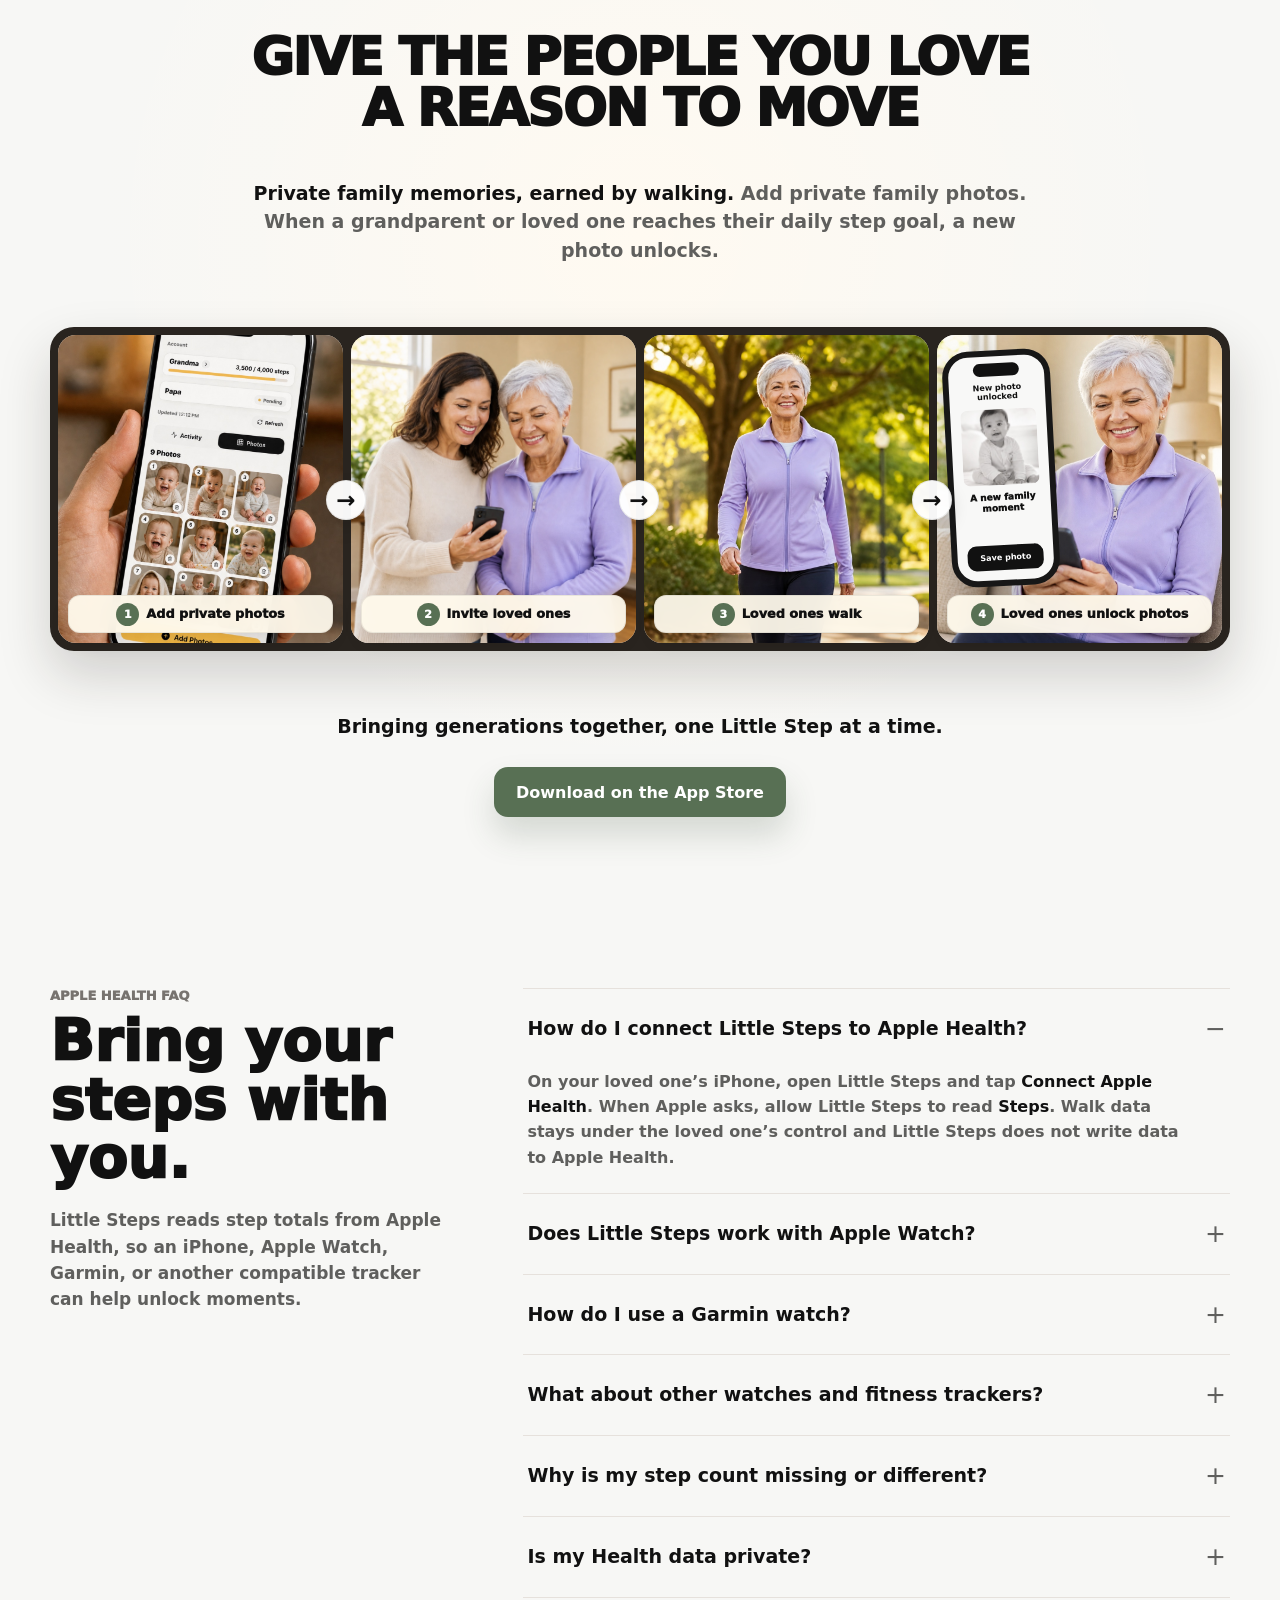
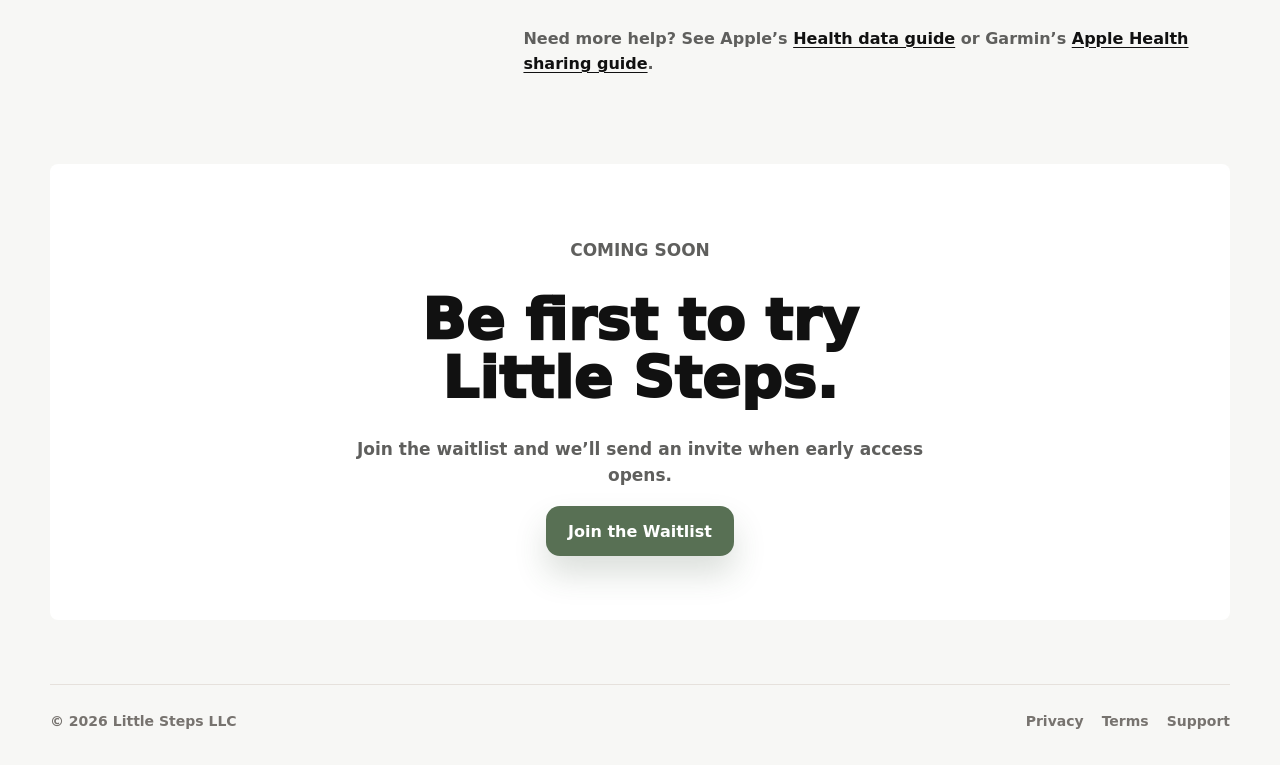
<file: index.html>
<!doctype html>
<html lang="en">
  <head>
    <meta charset="utf-8" />
    <meta name="viewport" content="width=device-width, initial-scale=1" />
    <title>Little Steps | Motivate walks with family moments</title>
    <meta
      name="description"
      content="Little Steps helps families motivate loved ones to walk more by unlocking private moments with the grandkids."
    />
    <meta property="og:title" content="Little Steps" />
    <meta
      property="og:description"
      content="Motivate more walks with private family moments."
    />
    <meta property="og:type" content="website" />
    <meta property="og:image" content="https://trylittlesteps.com/assets/family-walk-moments.jpg" />
    <link rel="icon" href="assets/logo-mark.png" />
    <link rel="stylesheet" href="styles.css?v=20260726-app-store-modal" />
  </head>
  <body>
    <main id="top">
      <section class="hero">
        <div class="hero-copy">
          <h1>Give the people you love a reason to move</h1>
          <p class="hero-support">
            <strong>Private family memories, earned by walking.</strong> Add private family photos. When a grandparent or loved one reaches their daily step goal, a new photo unlocks.
          </p>
        </div>

        <div class="hero-visual storyboard" id="how" aria-label="How Little Steps works">
          <div class="story-panels">
            <article class="story-panel upload-panel">
              <img class="panel-photo" src="assets/photo-queue-family.jpg" alt="A hand holding Little Steps open to Grandma and Papa’s private baby photo queue" />
              <div class="story-label"><span>1</span><strong>Add private photos</strong></div>
            </article>

            <article class="story-panel invite-panel">
              <img class="panel-photo" src="assets/invite-loved-one.jpg" alt="A daughter helping her mother get started with Little Steps" />
              <div class="story-label"><span>2</span><strong>Invite loved ones</strong></div>
            </article>

            <article class="story-panel walking-panel">
              <img class="panel-photo" src="assets/grandma-walking.jpg" alt="A grandmother taking her daily walk" />
              <div class="story-label"><span>3</span><strong>Loved ones walk</strong></div>
            </article>

            <article class="story-panel unlock-panel">
              <img class="panel-photo" src="assets/grandma-unlocked.jpg" alt="A grandmother smiling as she looks at a newly unlocked family photo" />
              <div class="mini-app unlock-app" aria-label="Little Steps unlocked family photo screen">
                <small>New photo unlocked</small>
                <div class="unlocked-photo" role="img" aria-label="A new family photo unlocked"></div>
                <strong>A new family moment</strong>
                <span class="mini-app-button">Save photo</span>
              </div>
              <div class="story-label"><span>4</span><strong>Loved ones unlock photos</strong></div>
            </article>
          </div>
        </div>

        <div class="hero-cta">
          <p class="launch-note">Bringing generations together, one Little Step at a time.</p>
          <div class="actions">
            <button
              class="primary-button"
              id="app-store-button"
              type="button"
            >
              Download on the App Store
            </button>
          </div>
        </div>
      </section>

      <section class="faq" id="health-faq">
        <div class="faq-heading">
          <p class="section-kicker">Apple Health FAQ</p>
          <h2>Bring your steps with you.</h2>
          <p>Little Steps reads step totals from Apple Health, so an iPhone, Apple Watch, Garmin, or another compatible tracker can help unlock moments.</p>
        </div>
        <div class="faq-list">
          <details open>
            <summary>How do I connect Little Steps to Apple Health?</summary>
            <div>
              <p>On your loved one’s iPhone, open Little Steps and tap <strong>Connect Apple Health</strong>. When Apple asks, allow Little Steps to read <strong>Steps</strong>. Walk data stays under the loved one’s control and Little Steps does not write data to Apple Health.</p>
            </div>
          </details>
          <details>
            <summary>Does Little Steps work with Apple Watch?</summary>
            <div>
              <p>Yes. Pair the Apple Watch with the same iPhone used for Little Steps. Apple Watch activity flows into Apple Health automatically. Then connect Little Steps and allow Steps access.</p>
              <p>If steps are missing, open <strong>Health → profile picture → Devices → Apple Watch → Privacy Settings</strong> and make sure Fitness Tracking is on.</p>
            </div>
          </details>
          <details>
            <summary>How do I use a Garmin watch?</summary>
            <div>
              <ol>
                <li>Pair the watch with the Garmin Connect app and complete a device sync.</li>
                <li>In Garmin Connect, go to <strong>More → Settings → Connected Apps → Apple Health</strong>, connect it, and allow Steps.</li>
                <li>Keep Garmin Connect open while syncing. Then check <strong>Health → Steps</strong> before refreshing Little Steps.</li>
              </ol>
              <p>Garmin says Connect sends step data to Apple Health after a successful device sync when sharing is enabled.</p>
            </div>
          </details>
          <details>
            <summary>What about other watches and fitness trackers?</summary>
            <div>
              <p>Install the device maker’s iPhone app, pair and sync the tracker, then enable that app’s Apple Health sharing for Steps. In Apple Health, tap your profile picture, choose <strong>Apps</strong>, select the device app, and turn on Steps. Not every device or companion app supports Apple Health.</p>
            </div>
          </details>
          <details>
            <summary>Why is my step count missing or different?</summary>
            <div>
              <p>First confirm today’s steps appear in the Apple Health app. Then open <strong>Health → Steps → Data Sources &amp; Access</strong> to confirm your watch or companion app is listed and placed in the order you prefer. Reopen the device app to sync, then return to Little Steps and refresh.</p>
            </div>
          </details>
          <details>
            <summary>Is my Health data private?</summary>
            <div>
              <p>Little Steps requests read-only access to step counts for progress and moment unlocking. It does not write to Apple Health or use Health data for advertising. You can change access at any time in the Health app.</p>
            </div>
          </details>
        </div>
        <p class="faq-sources">
          Need more help? See Apple’s <a href="https://support.apple.com/en-us/108779">Health data guide</a> or Garmin’s <a href="https://support.garmin.com/en-US/?faq=lK5FPB9iPF5PXFkIpFlFPA">Apple Health sharing guide</a>.
        </p>
      </section>

      <section class="waitlist" id="waitlist">
        <p class="section-kicker">Coming soon</p>
        <h2>Be first to try Little Steps.</h2>
        <p>Join the waitlist and we’ll send an invite when early access opens.</p>
        <a
          class="primary-button"
          href="mailto:hello@trylittlesteps.com?subject=Join%20the%20Little%20Steps%20waitlist&amp;body=Hi%2C%20I%27d%20like%20to%20join%20the%20Little%20Steps%20waitlist.%0A%0AName%3A%0AEmail%3A%0AI%27m%20interested%20for%3A"
        >
          Join the Waitlist
        </a>
      </section>
    </main>

    <dialog class="app-store-dialog" id="app-store-dialog" aria-labelledby="app-store-dialog-title">
      <div class="app-store-dialog-card">
        <p class="app-store-dialog-kicker">Coming soon</p>
        <h2 id="app-store-dialog-title">Little Steps isn’t available on the App Store yet.</h2>
        <p>We’re putting on the finishing touches. Check back soon for the official download.</p>
        <form method="dialog">
          <button class="primary-button" type="submit">Got it</button>
        </form>
      </div>
    </dialog>

    <footer>
      <span>© 2026 Little Steps LLC</span>
      <span class="footer-links">
        <a href="privacy/">Privacy</a>
        <a href="terms/">Terms</a>
        <a href="mailto:trylittlesteps@gmail.com">Support</a>
      </span>
    </footer>

    <script>
      const appStoreButton = document.querySelector("#app-store-button");
      const appStoreDialog = document.querySelector("#app-store-dialog");

      appStoreButton.addEventListener("click", () => appStoreDialog.showModal());
      appStoreDialog.addEventListener("click", (event) => {
        if (event.target === appStoreDialog) appStoreDialog.close();
      });
    </script>
  </body>
</html>
</file>
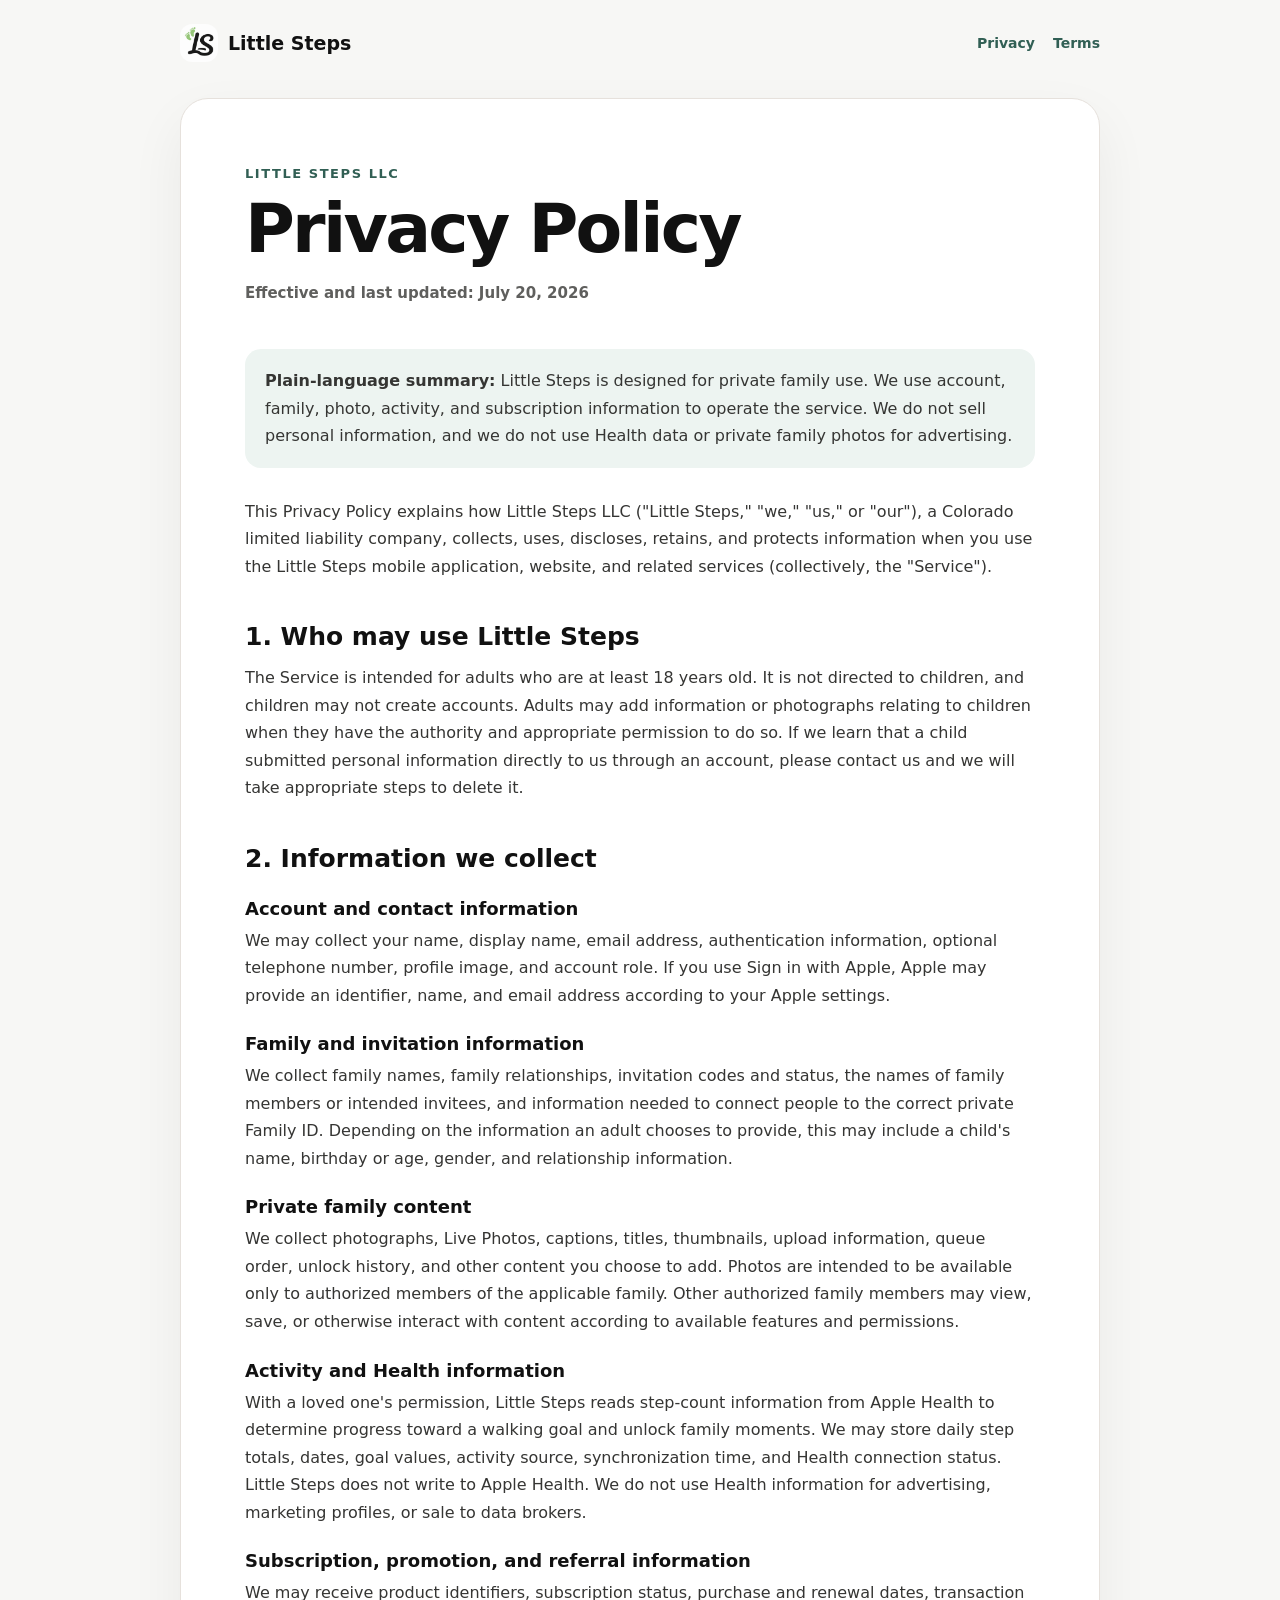
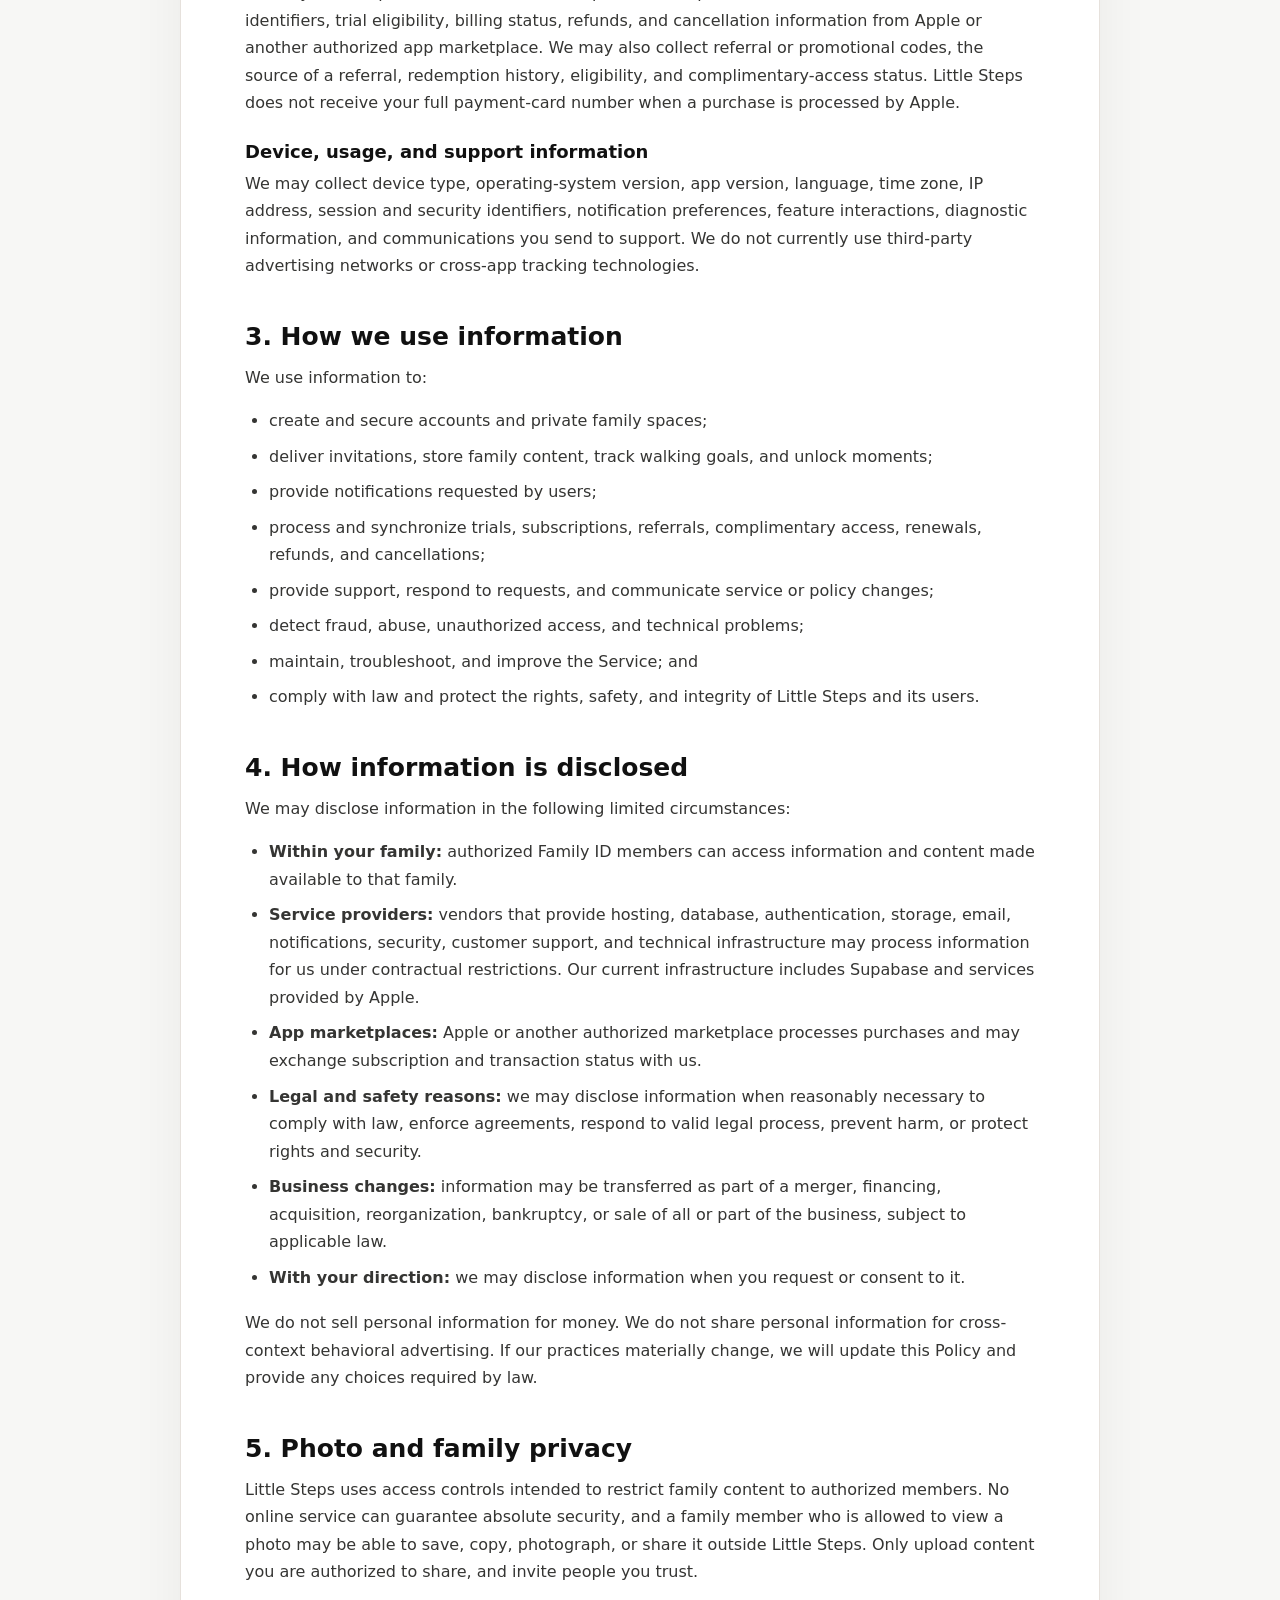
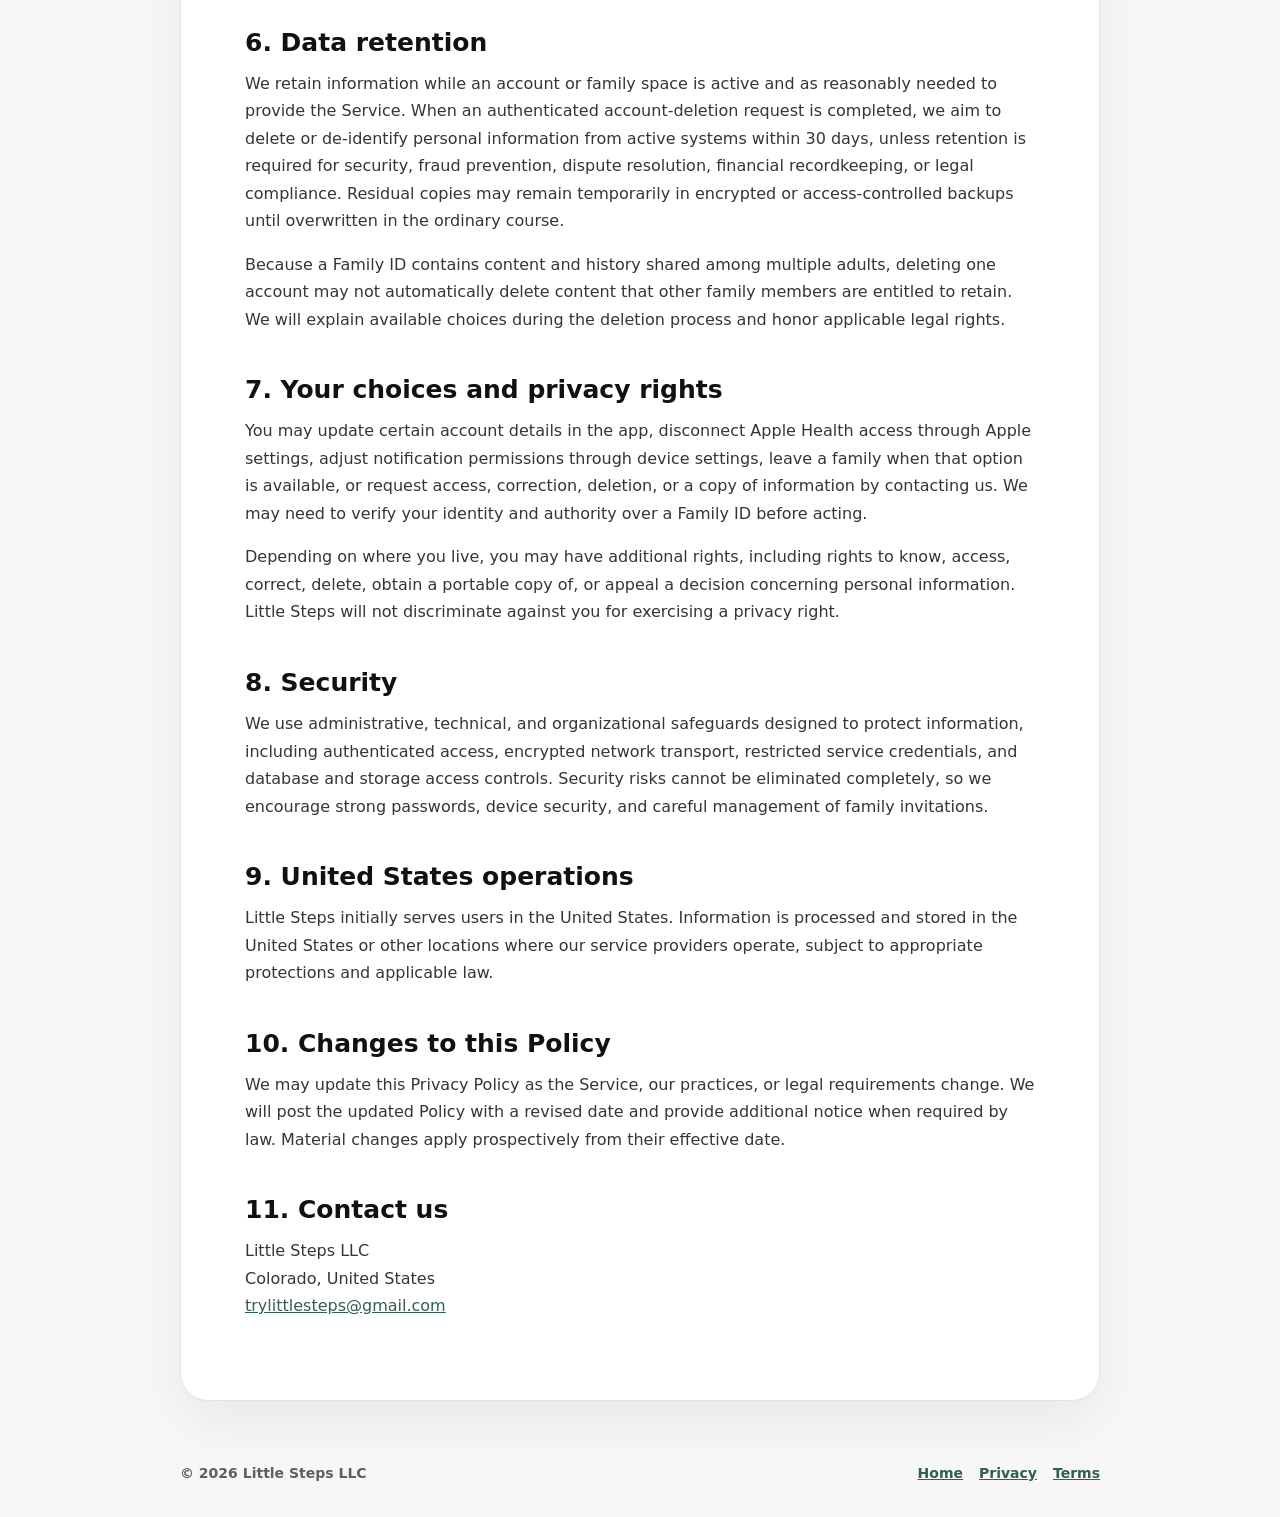
<file: privacy/index.html>
<!doctype html>
<html lang="en">
  <head>
    <meta charset="utf-8" />
    <meta name="viewport" content="width=device-width, initial-scale=1" />
    <title>Privacy Policy | Little Steps</title>
    <meta name="description" content="Little Steps Privacy Policy" />
    <link rel="icon" href="../assets/logo-mark.png" />
    <link rel="stylesheet" href="../legal.css?v=20260720" />
  </head>
  <body>
    <header class="legal-header">
      <a class="brand" href="../" aria-label="Little Steps home">
        <img src="../assets/logo-mark.png" alt="" />
        <span>Little Steps</span>
      </a>
      <nav class="legal-nav" aria-label="Legal navigation">
        <a href="./" aria-current="page">Privacy</a>
        <a href="../terms/">Terms</a>
      </nav>
    </header>

    <main class="legal-document">
      <p class="eyebrow">Little Steps LLC</p>
      <h1>Privacy Policy</h1>
      <p class="updated">Effective and last updated: July 20, 2026</p>

      <div class="notice">
        <p><strong>Plain-language summary:</strong> Little Steps is designed for private family use. We use account, family, photo, activity, and subscription information to operate the service. We do not sell personal information, and we do not use Health data or private family photos for advertising.</p>
      </div>

      <p>This Privacy Policy explains how Little Steps LLC ("Little Steps," "we," "us," or "our"), a Colorado limited liability company, collects, uses, discloses, retains, and protects information when you use the Little Steps mobile application, website, and related services (collectively, the "Service").</p>

      <h2>1. Who may use Little Steps</h2>
      <p>The Service is intended for adults who are at least 18 years old. It is not directed to children, and children may not create accounts. Adults may add information or photographs relating to children when they have the authority and appropriate permission to do so. If we learn that a child submitted personal information directly to us through an account, please contact us and we will take appropriate steps to delete it.</p>

      <h2>2. Information we collect</h2>
      <h3>Account and contact information</h3>
      <p>We may collect your name, display name, email address, authentication information, optional telephone number, profile image, and account role. If you use Sign in with Apple, Apple may provide an identifier, name, and email address according to your Apple settings.</p>

      <h3>Family and invitation information</h3>
      <p>We collect family names, family relationships, invitation codes and status, the names of family members or intended invitees, and information needed to connect people to the correct private Family ID. Depending on the information an adult chooses to provide, this may include a child's name, birthday or age, gender, and relationship information.</p>

      <h3>Private family content</h3>
      <p>We collect photographs, Live Photos, captions, titles, thumbnails, upload information, queue order, unlock history, and other content you choose to add. Photos are intended to be available only to authorized members of the applicable family. Other authorized family members may view, save, or otherwise interact with content according to available features and permissions.</p>

      <h3>Activity and Health information</h3>
      <p>With a loved one's permission, Little Steps reads step-count information from Apple Health to determine progress toward a walking goal and unlock family moments. We may store daily step totals, dates, goal values, activity source, synchronization time, and Health connection status. Little Steps does not write to Apple Health. We do not use Health information for advertising, marketing profiles, or sale to data brokers.</p>

      <h3>Subscription, promotion, and referral information</h3>
      <p>We may receive product identifiers, subscription status, purchase and renewal dates, transaction identifiers, trial eligibility, billing status, refunds, and cancellation information from Apple or another authorized app marketplace. We may also collect referral or promotional codes, the source of a referral, redemption history, eligibility, and complimentary-access status. Little Steps does not receive your full payment-card number when a purchase is processed by Apple.</p>

      <h3>Device, usage, and support information</h3>
      <p>We may collect device type, operating-system version, app version, language, time zone, IP address, session and security identifiers, notification preferences, feature interactions, diagnostic information, and communications you send to support. We do not currently use third-party advertising networks or cross-app tracking technologies.</p>

      <h2>3. How we use information</h2>
      <p>We use information to:</p>
      <ul>
        <li>create and secure accounts and private family spaces;</li>
        <li>deliver invitations, store family content, track walking goals, and unlock moments;</li>
        <li>provide notifications requested by users;</li>
        <li>process and synchronize trials, subscriptions, referrals, complimentary access, renewals, refunds, and cancellations;</li>
        <li>provide support, respond to requests, and communicate service or policy changes;</li>
        <li>detect fraud, abuse, unauthorized access, and technical problems;</li>
        <li>maintain, troubleshoot, and improve the Service; and</li>
        <li>comply with law and protect the rights, safety, and integrity of Little Steps and its users.</li>
      </ul>

      <h2>4. How information is disclosed</h2>
      <p>We may disclose information in the following limited circumstances:</p>
      <ul>
        <li><strong>Within your family:</strong> authorized Family ID members can access information and content made available to that family.</li>
        <li><strong>Service providers:</strong> vendors that provide hosting, database, authentication, storage, email, notifications, security, customer support, and technical infrastructure may process information for us under contractual restrictions. Our current infrastructure includes Supabase and services provided by Apple.</li>
        <li><strong>App marketplaces:</strong> Apple or another authorized marketplace processes purchases and may exchange subscription and transaction status with us.</li>
        <li><strong>Legal and safety reasons:</strong> we may disclose information when reasonably necessary to comply with law, enforce agreements, respond to valid legal process, prevent harm, or protect rights and security.</li>
        <li><strong>Business changes:</strong> information may be transferred as part of a merger, financing, acquisition, reorganization, bankruptcy, or sale of all or part of the business, subject to applicable law.</li>
        <li><strong>With your direction:</strong> we may disclose information when you request or consent to it.</li>
      </ul>
      <p>We do not sell personal information for money. We do not share personal information for cross-context behavioral advertising. If our practices materially change, we will update this Policy and provide any choices required by law.</p>

      <h2>5. Photo and family privacy</h2>
      <p>Little Steps uses access controls intended to restrict family content to authorized members. No online service can guarantee absolute security, and a family member who is allowed to view a photo may be able to save, copy, photograph, or share it outside Little Steps. Only upload content you are authorized to share, and invite people you trust.</p>

      <h2>6. Data retention</h2>
      <p>We retain information while an account or family space is active and as reasonably needed to provide the Service. When an authenticated account-deletion request is completed, we aim to delete or de-identify personal information from active systems within 30 days, unless retention is required for security, fraud prevention, dispute resolution, financial recordkeeping, or legal compliance. Residual copies may remain temporarily in encrypted or access-controlled backups until overwritten in the ordinary course.</p>
      <p>Because a Family ID contains content and history shared among multiple adults, deleting one account may not automatically delete content that other family members are entitled to retain. We will explain available choices during the deletion process and honor applicable legal rights.</p>

      <h2>7. Your choices and privacy rights</h2>
      <p>You may update certain account details in the app, disconnect Apple Health access through Apple settings, adjust notification permissions through device settings, leave a family when that option is available, or request access, correction, deletion, or a copy of information by contacting us. We may need to verify your identity and authority over a Family ID before acting.</p>
      <p>Depending on where you live, you may have additional rights, including rights to know, access, correct, delete, obtain a portable copy of, or appeal a decision concerning personal information. Little Steps will not discriminate against you for exercising a privacy right.</p>

      <h2>8. Security</h2>
      <p>We use administrative, technical, and organizational safeguards designed to protect information, including authenticated access, encrypted network transport, restricted service credentials, and database and storage access controls. Security risks cannot be eliminated completely, so we encourage strong passwords, device security, and careful management of family invitations.</p>

      <h2>9. United States operations</h2>
      <p>Little Steps initially serves users in the United States. Information is processed and stored in the United States or other locations where our service providers operate, subject to appropriate protections and applicable law.</p>

      <h2>10. Changes to this Policy</h2>
      <p>We may update this Privacy Policy as the Service, our practices, or legal requirements change. We will post the updated Policy with a revised date and provide additional notice when required by law. Material changes apply prospectively from their effective date.</p>

      <h2>11. Contact us</h2>
      <p>Little Steps LLC<br />Colorado, United States<br /><a href="mailto:trylittlesteps@gmail.com">trylittlesteps@gmail.com</a></p>
    </main>

    <footer class="legal-footer">
      <span>© 2026 Little Steps LLC</span>
      <div><a href="../">Home</a><a href="./">Privacy</a><a href="../terms/">Terms</a></div>
    </footer>
  </body>
</html>
</file>
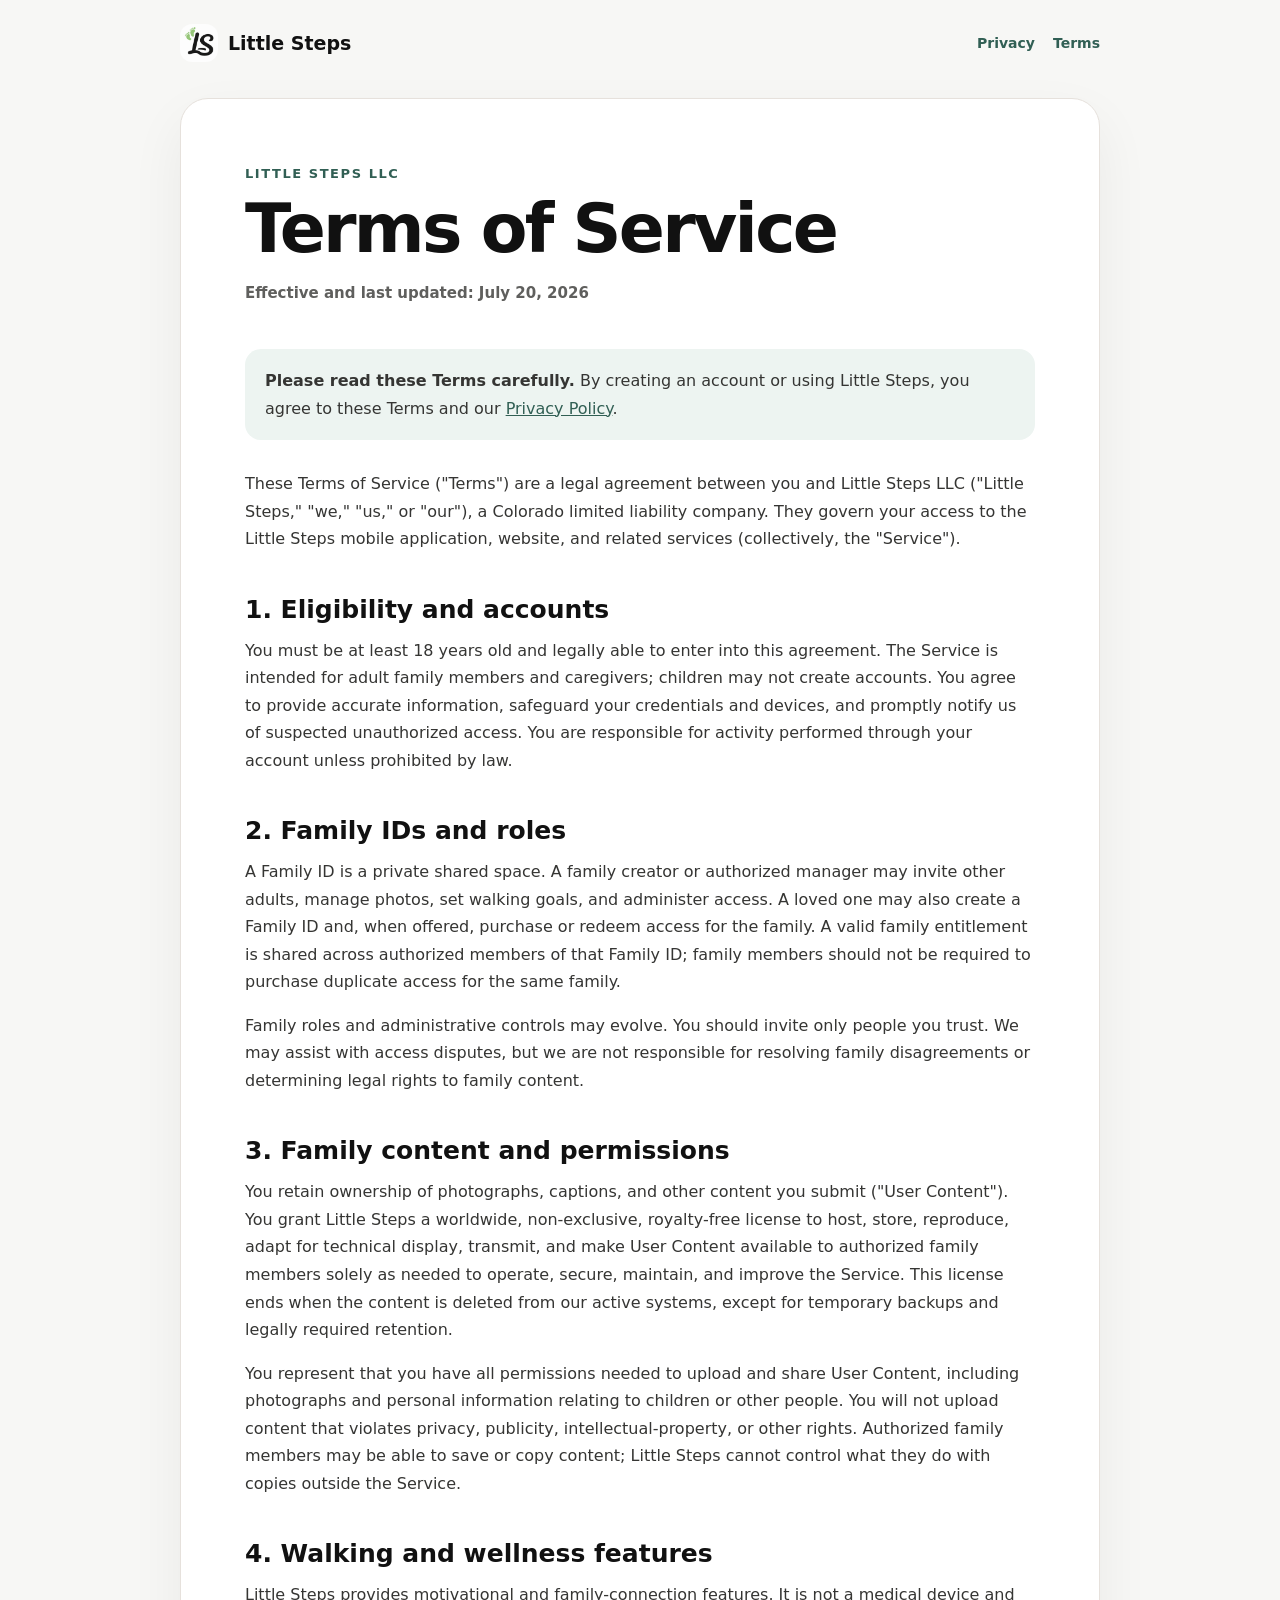
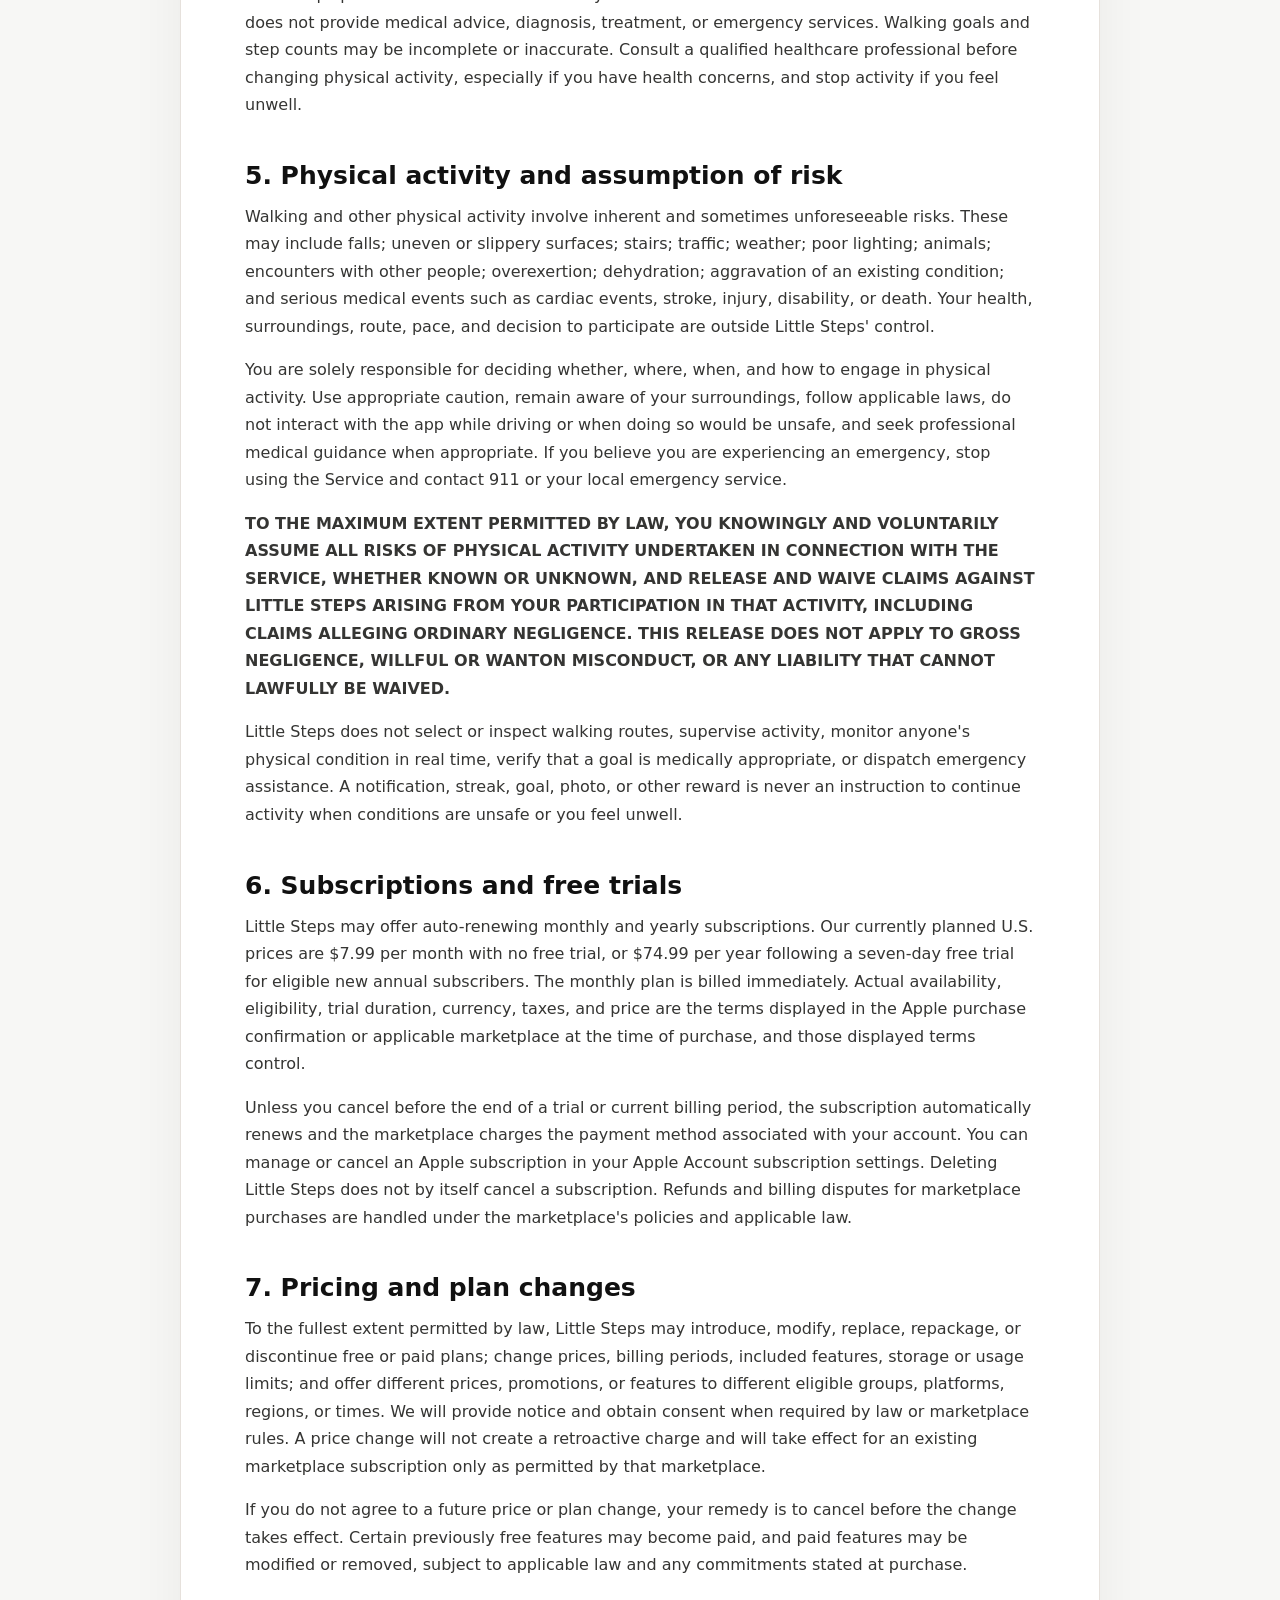
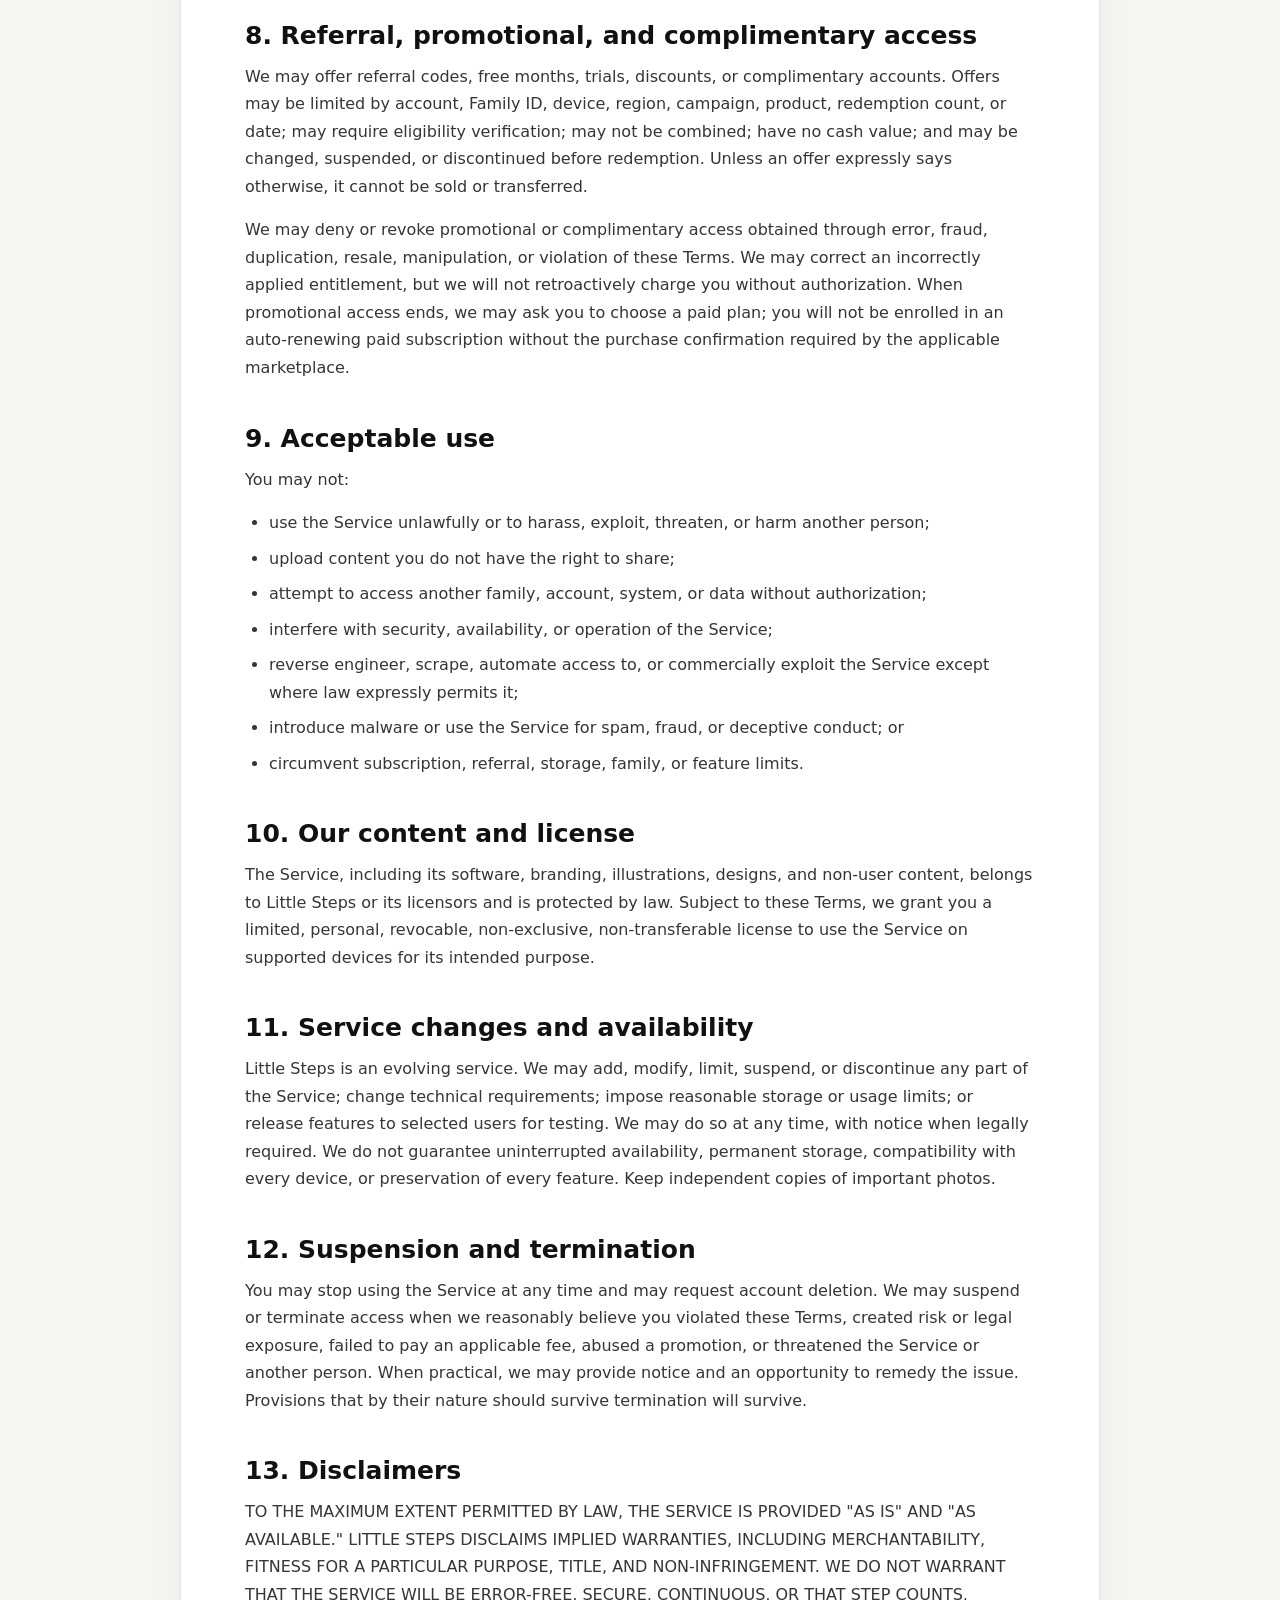
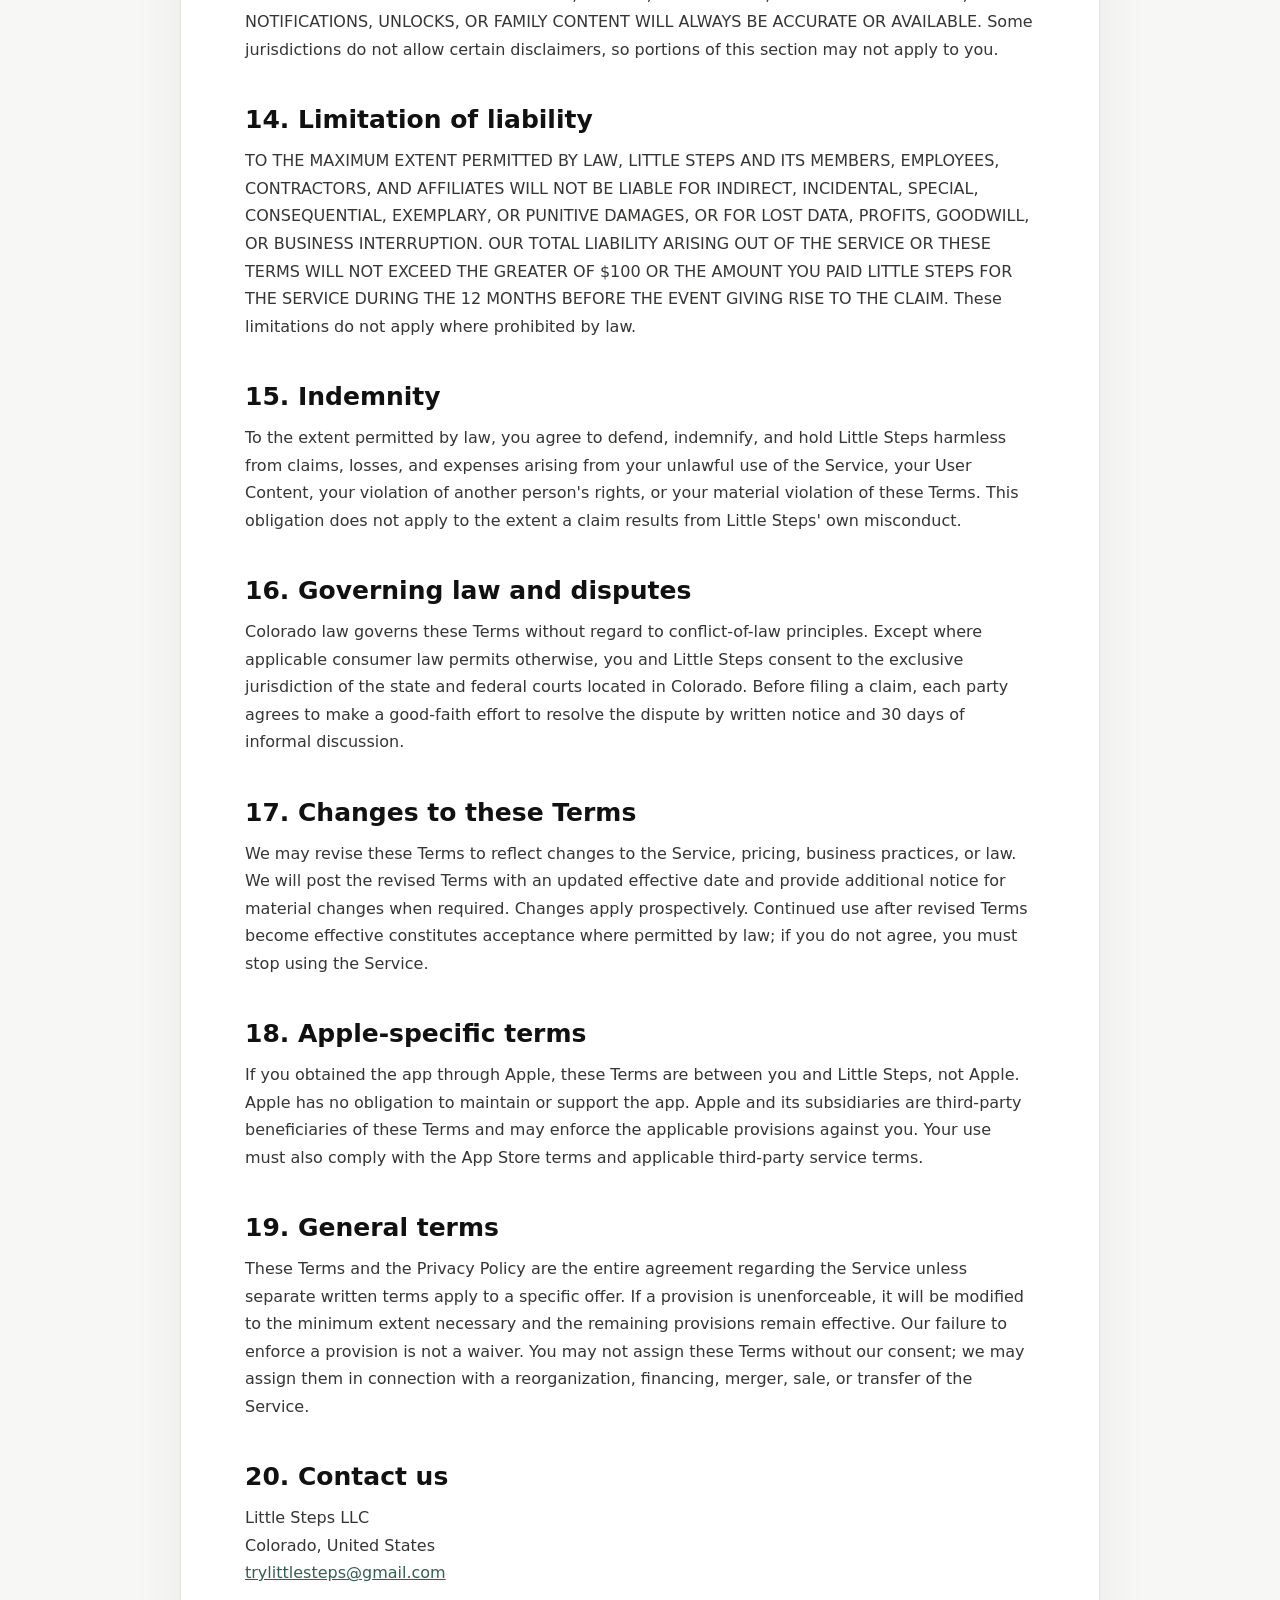
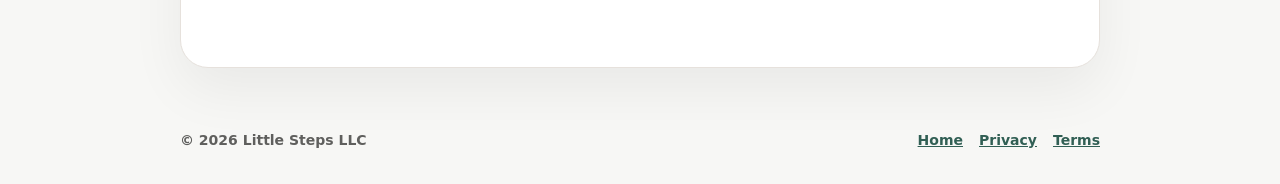
<file: terms/index.html>
<!doctype html>
<html lang="en">
  <head>
    <meta charset="utf-8" />
    <meta name="viewport" content="width=device-width, initial-scale=1" />
    <title>Terms of Service | Little Steps</title>
    <meta name="description" content="Little Steps Terms of Service" />
    <link rel="icon" href="../assets/logo-mark.png" />
    <link rel="stylesheet" href="../legal.css?v=20260720" />
  </head>
  <body>
    <header class="legal-header">
      <a class="brand" href="../" aria-label="Little Steps home">
        <img src="../assets/logo-mark.png" alt="" />
        <span>Little Steps</span>
      </a>
      <nav class="legal-nav" aria-label="Legal navigation">
        <a href="../privacy/">Privacy</a>
        <a href="./" aria-current="page">Terms</a>
      </nav>
    </header>

    <main class="legal-document">
      <p class="eyebrow">Little Steps LLC</p>
      <h1>Terms of Service</h1>
      <p class="updated">Effective and last updated: July 20, 2026</p>

      <div class="notice">
        <p><strong>Please read these Terms carefully.</strong> By creating an account or using Little Steps, you agree to these Terms and our <a href="../privacy/">Privacy Policy</a>.</p>
      </div>

      <p>These Terms of Service ("Terms") are a legal agreement between you and Little Steps LLC ("Little Steps," "we," "us," or "our"), a Colorado limited liability company. They govern your access to the Little Steps mobile application, website, and related services (collectively, the "Service").</p>

      <h2>1. Eligibility and accounts</h2>
      <p>You must be at least 18 years old and legally able to enter into this agreement. The Service is intended for adult family members and caregivers; children may not create accounts. You agree to provide accurate information, safeguard your credentials and devices, and promptly notify us of suspected unauthorized access. You are responsible for activity performed through your account unless prohibited by law.</p>

      <h2>2. Family IDs and roles</h2>
      <p>A Family ID is a private shared space. A family creator or authorized manager may invite other adults, manage photos, set walking goals, and administer access. A loved one may also create a Family ID and, when offered, purchase or redeem access for the family. A valid family entitlement is shared across authorized members of that Family ID; family members should not be required to purchase duplicate access for the same family.</p>
      <p>Family roles and administrative controls may evolve. You should invite only people you trust. We may assist with access disputes, but we are not responsible for resolving family disagreements or determining legal rights to family content.</p>

      <h2>3. Family content and permissions</h2>
      <p>You retain ownership of photographs, captions, and other content you submit ("User Content"). You grant Little Steps a worldwide, non-exclusive, royalty-free license to host, store, reproduce, adapt for technical display, transmit, and make User Content available to authorized family members solely as needed to operate, secure, maintain, and improve the Service. This license ends when the content is deleted from our active systems, except for temporary backups and legally required retention.</p>
      <p>You represent that you have all permissions needed to upload and share User Content, including photographs and personal information relating to children or other people. You will not upload content that violates privacy, publicity, intellectual-property, or other rights. Authorized family members may be able to save or copy content; Little Steps cannot control what they do with copies outside the Service.</p>

      <h2>4. Walking and wellness features</h2>
      <p>Little Steps provides motivational and family-connection features. It is not a medical device and does not provide medical advice, diagnosis, treatment, or emergency services. Walking goals and step counts may be incomplete or inaccurate. Consult a qualified healthcare professional before changing physical activity, especially if you have health concerns, and stop activity if you feel unwell.</p>

      <h2>5. Physical activity and assumption of risk</h2>
      <p>Walking and other physical activity involve inherent and sometimes unforeseeable risks. These may include falls; uneven or slippery surfaces; stairs; traffic; weather; poor lighting; animals; encounters with other people; overexertion; dehydration; aggravation of an existing condition; and serious medical events such as cardiac events, stroke, injury, disability, or death. Your health, surroundings, route, pace, and decision to participate are outside Little Steps' control.</p>
      <p>You are solely responsible for deciding whether, where, when, and how to engage in physical activity. Use appropriate caution, remain aware of your surroundings, follow applicable laws, do not interact with the app while driving or when doing so would be unsafe, and seek professional medical guidance when appropriate. If you believe you are experiencing an emergency, stop using the Service and contact 911 or your local emergency service.</p>
      <p><strong>TO THE MAXIMUM EXTENT PERMITTED BY LAW, YOU KNOWINGLY AND VOLUNTARILY ASSUME ALL RISKS OF PHYSICAL ACTIVITY UNDERTAKEN IN CONNECTION WITH THE SERVICE, WHETHER KNOWN OR UNKNOWN, AND RELEASE AND WAIVE CLAIMS AGAINST LITTLE STEPS ARISING FROM YOUR PARTICIPATION IN THAT ACTIVITY, INCLUDING CLAIMS ALLEGING ORDINARY NEGLIGENCE. THIS RELEASE DOES NOT APPLY TO GROSS NEGLIGENCE, WILLFUL OR WANTON MISCONDUCT, OR ANY LIABILITY THAT CANNOT LAWFULLY BE WAIVED.</strong></p>
      <p>Little Steps does not select or inspect walking routes, supervise activity, monitor anyone's physical condition in real time, verify that a goal is medically appropriate, or dispatch emergency assistance. A notification, streak, goal, photo, or other reward is never an instruction to continue activity when conditions are unsafe or you feel unwell.</p>

      <h2>6. Subscriptions and free trials</h2>
      <p>Little Steps may offer auto-renewing monthly and yearly subscriptions. Our currently planned U.S. prices are $7.99 per month with no free trial, or $74.99 per year following a seven-day free trial for eligible new annual subscribers. The monthly plan is billed immediately. Actual availability, eligibility, trial duration, currency, taxes, and price are the terms displayed in the Apple purchase confirmation or applicable marketplace at the time of purchase, and those displayed terms control.</p>
      <p>Unless you cancel before the end of a trial or current billing period, the subscription automatically renews and the marketplace charges the payment method associated with your account. You can manage or cancel an Apple subscription in your Apple Account subscription settings. Deleting Little Steps does not by itself cancel a subscription. Refunds and billing disputes for marketplace purchases are handled under the marketplace's policies and applicable law.</p>

      <h2>7. Pricing and plan changes</h2>
      <p>To the fullest extent permitted by law, Little Steps may introduce, modify, replace, repackage, or discontinue free or paid plans; change prices, billing periods, included features, storage or usage limits; and offer different prices, promotions, or features to different eligible groups, platforms, regions, or times. We will provide notice and obtain consent when required by law or marketplace rules. A price change will not create a retroactive charge and will take effect for an existing marketplace subscription only as permitted by that marketplace.</p>
      <p>If you do not agree to a future price or plan change, your remedy is to cancel before the change takes effect. Certain previously free features may become paid, and paid features may be modified or removed, subject to applicable law and any commitments stated at purchase.</p>

      <h2>8. Referral, promotional, and complimentary access</h2>
      <p>We may offer referral codes, free months, trials, discounts, or complimentary accounts. Offers may be limited by account, Family ID, device, region, campaign, product, redemption count, or date; may require eligibility verification; may not be combined; have no cash value; and may be changed, suspended, or discontinued before redemption. Unless an offer expressly says otherwise, it cannot be sold or transferred.</p>
      <p>We may deny or revoke promotional or complimentary access obtained through error, fraud, duplication, resale, manipulation, or violation of these Terms. We may correct an incorrectly applied entitlement, but we will not retroactively charge you without authorization. When promotional access ends, we may ask you to choose a paid plan; you will not be enrolled in an auto-renewing paid subscription without the purchase confirmation required by the applicable marketplace.</p>

      <h2>9. Acceptable use</h2>
      <p>You may not:</p>
      <ul>
        <li>use the Service unlawfully or to harass, exploit, threaten, or harm another person;</li>
        <li>upload content you do not have the right to share;</li>
        <li>attempt to access another family, account, system, or data without authorization;</li>
        <li>interfere with security, availability, or operation of the Service;</li>
        <li>reverse engineer, scrape, automate access to, or commercially exploit the Service except where law expressly permits it;</li>
        <li>introduce malware or use the Service for spam, fraud, or deceptive conduct; or</li>
        <li>circumvent subscription, referral, storage, family, or feature limits.</li>
      </ul>

      <h2>10. Our content and license</h2>
      <p>The Service, including its software, branding, illustrations, designs, and non-user content, belongs to Little Steps or its licensors and is protected by law. Subject to these Terms, we grant you a limited, personal, revocable, non-exclusive, non-transferable license to use the Service on supported devices for its intended purpose.</p>

      <h2>11. Service changes and availability</h2>
      <p>Little Steps is an evolving service. We may add, modify, limit, suspend, or discontinue any part of the Service; change technical requirements; impose reasonable storage or usage limits; or release features to selected users for testing. We may do so at any time, with notice when legally required. We do not guarantee uninterrupted availability, permanent storage, compatibility with every device, or preservation of every feature. Keep independent copies of important photos.</p>

      <h2>12. Suspension and termination</h2>
      <p>You may stop using the Service at any time and may request account deletion. We may suspend or terminate access when we reasonably believe you violated these Terms, created risk or legal exposure, failed to pay an applicable fee, abused a promotion, or threatened the Service or another person. When practical, we may provide notice and an opportunity to remedy the issue. Provisions that by their nature should survive termination will survive.</p>

      <h2>13. Disclaimers</h2>
      <p>TO THE MAXIMUM EXTENT PERMITTED BY LAW, THE SERVICE IS PROVIDED "AS IS" AND "AS AVAILABLE." LITTLE STEPS DISCLAIMS IMPLIED WARRANTIES, INCLUDING MERCHANTABILITY, FITNESS FOR A PARTICULAR PURPOSE, TITLE, AND NON-INFRINGEMENT. WE DO NOT WARRANT THAT THE SERVICE WILL BE ERROR-FREE, SECURE, CONTINUOUS, OR THAT STEP COUNTS, NOTIFICATIONS, UNLOCKS, OR FAMILY CONTENT WILL ALWAYS BE ACCURATE OR AVAILABLE. Some jurisdictions do not allow certain disclaimers, so portions of this section may not apply to you.</p>

      <h2>14. Limitation of liability</h2>
      <p>TO THE MAXIMUM EXTENT PERMITTED BY LAW, LITTLE STEPS AND ITS MEMBERS, EMPLOYEES, CONTRACTORS, AND AFFILIATES WILL NOT BE LIABLE FOR INDIRECT, INCIDENTAL, SPECIAL, CONSEQUENTIAL, EXEMPLARY, OR PUNITIVE DAMAGES, OR FOR LOST DATA, PROFITS, GOODWILL, OR BUSINESS INTERRUPTION. OUR TOTAL LIABILITY ARISING OUT OF THE SERVICE OR THESE TERMS WILL NOT EXCEED THE GREATER OF $100 OR THE AMOUNT YOU PAID LITTLE STEPS FOR THE SERVICE DURING THE 12 MONTHS BEFORE THE EVENT GIVING RISE TO THE CLAIM. These limitations do not apply where prohibited by law.</p>

      <h2>15. Indemnity</h2>
      <p>To the extent permitted by law, you agree to defend, indemnify, and hold Little Steps harmless from claims, losses, and expenses arising from your unlawful use of the Service, your User Content, your violation of another person's rights, or your material violation of these Terms. This obligation does not apply to the extent a claim results from Little Steps' own misconduct.</p>

      <h2>16. Governing law and disputes</h2>
      <p>Colorado law governs these Terms without regard to conflict-of-law principles. Except where applicable consumer law permits otherwise, you and Little Steps consent to the exclusive jurisdiction of the state and federal courts located in Colorado. Before filing a claim, each party agrees to make a good-faith effort to resolve the dispute by written notice and 30 days of informal discussion.</p>

      <h2>17. Changes to these Terms</h2>
      <p>We may revise these Terms to reflect changes to the Service, pricing, business practices, or law. We will post the revised Terms with an updated effective date and provide additional notice for material changes when required. Changes apply prospectively. Continued use after revised Terms become effective constitutes acceptance where permitted by law; if you do not agree, you must stop using the Service.</p>

      <h2>18. Apple-specific terms</h2>
      <p>If you obtained the app through Apple, these Terms are between you and Little Steps, not Apple. Apple has no obligation to maintain or support the app. Apple and its subsidiaries are third-party beneficiaries of these Terms and may enforce the applicable provisions against you. Your use must also comply with the App Store terms and applicable third-party service terms.</p>

      <h2>19. General terms</h2>
      <p>These Terms and the Privacy Policy are the entire agreement regarding the Service unless separate written terms apply to a specific offer. If a provision is unenforceable, it will be modified to the minimum extent necessary and the remaining provisions remain effective. Our failure to enforce a provision is not a waiver. You may not assign these Terms without our consent; we may assign them in connection with a reorganization, financing, merger, sale, or transfer of the Service.</p>

      <h2>20. Contact us</h2>
      <p>Little Steps LLC<br />Colorado, United States<br /><a href="mailto:trylittlesteps@gmail.com">trylittlesteps@gmail.com</a></p>
    </main>

    <footer class="legal-footer">
      <span>© 2026 Little Steps LLC</span>
      <div><a href="../">Home</a><a href="../privacy/">Privacy</a><a href="./">Terms</a></div>
    </footer>
  </body>
</html>
</file>
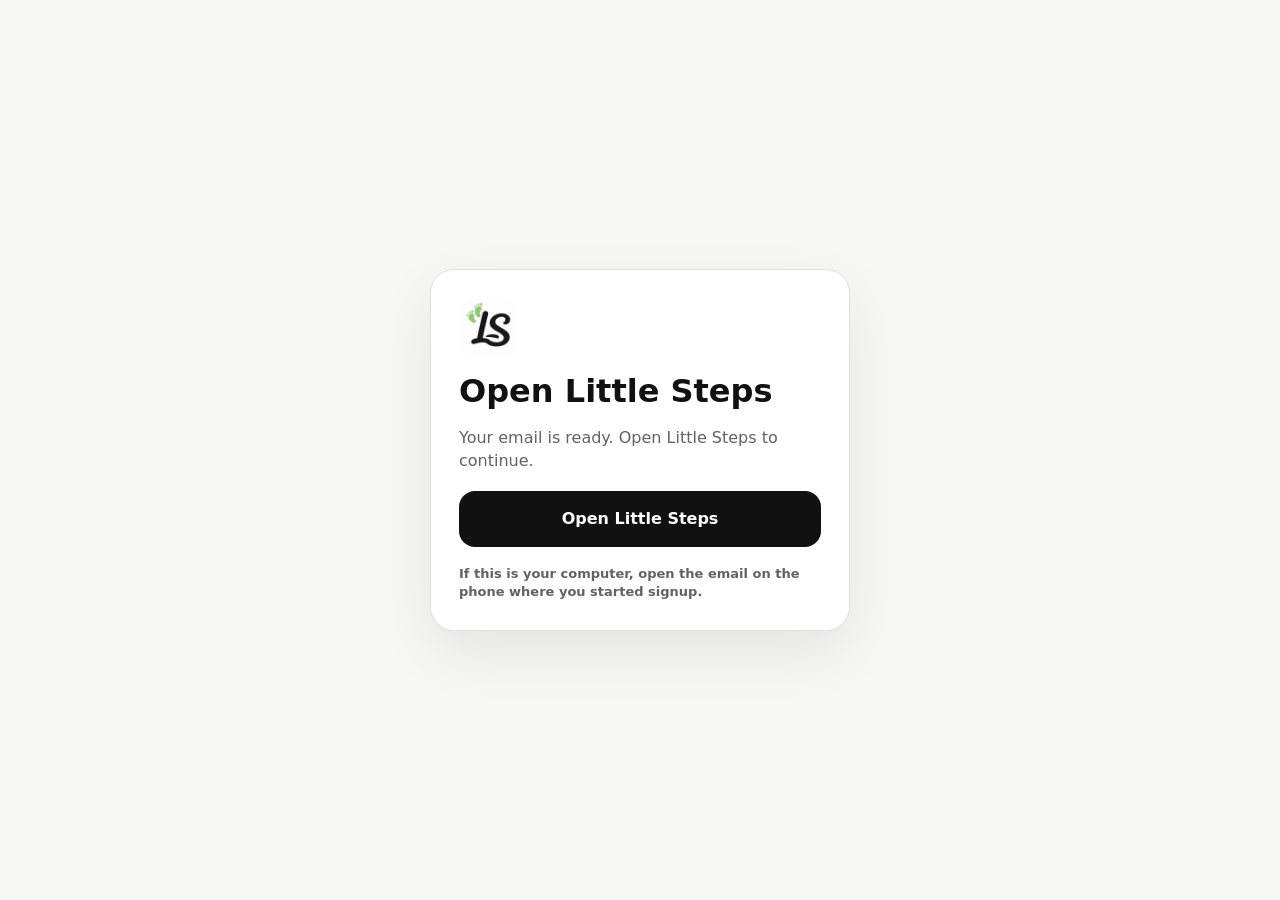
<file: auth/callback/index.html>
<!doctype html>
<html lang="en">
  <head>
    <meta charset="utf-8" />
    <meta name="viewport" content="width=device-width, initial-scale=1" />
    <title>Open Little Steps</title>
    <meta name="robots" content="noindex" />
    <link rel="icon" href="../../assets/logo-mark.png" />
    <style>
      :root {
        color-scheme: light;
        --bg: #f7f7f5;
        --card: #ffffff;
        --ink: #111111;
        --muted: #66615d;
        --line: #e7ded7;
      }

      * {
        box-sizing: border-box;
      }

      body {
        min-height: 100svh;
        margin: 0;
        display: grid;
        place-items: center;
        padding: 24px;
        background: var(--bg);
        color: var(--ink);
        font-family:
          Inter, ui-sans-serif, system-ui, -apple-system, BlinkMacSystemFont, "Segoe UI",
          sans-serif;
      }

      main {
        width: min(100%, 420px);
        display: grid;
        gap: 18px;
        padding: 28px;
        border: 1px solid var(--line);
        border-radius: 24px;
        background: var(--card);
        box-shadow: 0 22px 60px rgba(17, 17, 17, 0.08);
      }

      img {
        width: 58px;
        height: 58px;
        border-radius: 16px;
      }

      h1,
      p {
        margin: 0;
      }

      h1 {
        font-size: 32px;
        line-height: 1.08;
        letter-spacing: 0;
      }

      p {
        color: var(--muted);
        font-size: 16px;
        line-height: 1.45;
      }

      a.button {
        min-height: 56px;
        display: inline-flex;
        align-items: center;
        justify-content: center;
        border-radius: 16px;
        background: var(--ink);
        color: #ffffff;
        font-size: 16px;
        font-weight: 900;
        text-decoration: none;
      }

      .hint {
        font-size: 13px;
        font-weight: 700;
      }
    </style>
  </head>
  <body>
    <main>
      <img src="../../assets/logo-mark.png" alt="" />
      <h1>Open Little Steps</h1>
      <p id="message">Your email is ready. Open Little Steps to continue.</p>
      <a id="open-app" class="button" href="littlesteps://auth/callback">Open Little Steps</a>
      <p class="hint">If this is your computer, open the email on the phone where you started signup.</p>
    </main>
    <script>
      const callbackPayload = `${window.location.search || ""}${window.location.hash || ""}`;
      const appUrl = `littlesteps://auth/callback${callbackPayload}`;
      const button = document.getElementById("open-app");
      const message = document.getElementById("message");
      const params = new URLSearchParams(window.location.search);
      const hashParams = new URLSearchParams((window.location.hash || "").replace(/^#/, ""));
      const errorDescription = params.get("error_description") || hashParams.get("error_description");
      const type = params.get("type") || hashParams.get("type");

      button.href = appUrl;

      if (errorDescription) {
        message.textContent = errorDescription.replace(/\+/g, " ");
      } else if (type === "recovery") {
        message.textContent = "Open Little Steps to choose a new password.";
      }

      if (/iPhone|iPad|iPod|Android/i.test(window.navigator.userAgent)) {
        window.setTimeout(() => {
          window.location.href = appUrl;
        }, 700);
      }
    </script>
  </body>
</html>
</file>
<file: styles.css>
:root {
  color-scheme: light;
  --bg: #f7f7f5;
  --surface: #ffffff;
  --ink: #111111;
  --muted: #5f5f5d;
  --line: #e6e1dc;
  --soft: #efebe6;
  --accent: #587054;
}

* {
  box-sizing: border-box;
}

html {
  scroll-behavior: smooth;
}

body {
  margin: 0;
  overflow-x: hidden;
  background:
    radial-gradient(circle at 50% 10%, #fffaf1 0, transparent 34rem),
    var(--bg);
  color: var(--ink);
  font-family:
    Inter, ui-sans-serif, system-ui, -apple-system, BlinkMacSystemFont, "Segoe UI",
    sans-serif;
}

a {
  color: inherit;
  text-decoration: none;
}

.site-header {
  display: flex;
  align-items: center;
  justify-content: center;
  width: min(1180px, calc(100% - 48px));
  margin: 0 auto;
  padding: 14px 0 4px;
}

.brand {
  display: inline-flex;
  align-items: center;
  gap: 10px;
  font-size: 18px;
  font-weight: 900;
}

.brand img {
  width: 34px;
  height: 34px;
  border-radius: 10px;
}

.hero {
  display: grid;
  min-height: 100vh;
  min-height: 100svh;
  align-content: start;
  justify-items: center;
  gap: clamp(44px, 7vh, 80px);
  width: min(1180px, calc(100% - 48px));
  margin: 0 auto;
  padding: 32px 0 28px;
}

.hero-copy {
  display: grid;
  justify-items: center;
  gap: clamp(28px, 5vh, 48px);
  width: 100%;
  min-width: 0;
  text-align: center;
}

h1,
h2,
h3,
p {
  margin: 0;
}

h1 {
  max-width: 820px;
  font-size: clamp(38px, 4.5vw, 52px);
  line-height: 0.98;
  font-weight: 950;
  letter-spacing: -0.035em;
  text-transform: uppercase;
}

.hero-copy > .hero-support {
  max-width: 820px;
  color: var(--muted);
  font-size: clamp(17px, 1.7vw, 19px);
  line-height: 1.5;
  font-weight: 600;
}

.hero-support strong {
  color: var(--ink);
  font-weight: 850;
}

.actions {
  display: flex;
  flex-wrap: wrap;
  gap: 12px;
}

.primary-button,
.secondary-button {
  display: inline-flex;
  align-items: center;
  justify-content: center;
  min-height: 50px;
  padding: 0 22px;
  border: 0;
  border-radius: 14px;
  cursor: pointer;
  font: inherit;
  font-size: 16px;
  font-weight: 900;
}

.primary-button {
  background: var(--accent);
  color: #ffffff;
  box-shadow: 0 18px 32px rgba(56, 79, 53, 0.18);
}

.secondary-button {
  border: 1px solid var(--line);
  background: var(--surface);
}

.launch-note {
  color: var(--ink);
  font-size: clamp(17px, 1.8vw, 19px);
  line-height: 1.35;
  font-weight: 850;
}

.hero-cta {
  display: grid;
  justify-items: center;
  gap: clamp(20px, 3vh, 32px);
  text-align: center;
}

.app-store-dialog {
  width: min(430px, calc(100% - 32px));
  padding: 0;
  overflow: hidden;
  border: 0;
  border-radius: 24px;
  background: var(--surface);
  color: var(--ink);
  box-shadow: 0 30px 80px rgba(17, 17, 17, 0.28);
}

.app-store-dialog::backdrop {
  background: rgba(17, 17, 17, 0.48);
  backdrop-filter: blur(4px);
}

.app-store-dialog-card {
  display: grid;
  justify-items: center;
  gap: 16px;
  padding: 34px;
  text-align: center;
}

.app-store-dialog-kicker {
  color: var(--accent);
  font-size: 13px;
  font-weight: 950;
  letter-spacing: 0.08em;
  text-transform: uppercase;
}

.app-store-dialog h2 {
  margin: 0;
  font-size: 28px;
  line-height: 1.08;
}

.app-store-dialog-card > p:last-of-type {
  color: var(--muted);
  font-size: 16px;
  line-height: 1.5;
  font-weight: 650;
}

.app-store-dialog form {
  width: 100%;
  margin-top: 4px;
}

.app-store-dialog form .primary-button {
  width: 100%;
}

.hero-visual {
  position: relative;
  width: 100%;
  min-height: 0;
  margin: 0 auto;
  isolation: isolate;
}

.storyboard-title {
  max-width: none;
  margin: 0 0 12px;
  font-size: 24px;
  line-height: 1;
  text-align: center;
}

.story-panels {
  display: grid;
  grid-template-columns: repeat(4, minmax(0, 1fr));
  gap: 8px;
  height: clamp(300px, 36vh, 360px);
  padding: 8px;
  border-radius: 24px;
  background: #29241f;
  box-shadow: 0 24px 52px rgba(31, 27, 23, 0.18);
}

.story-panel {
  position: relative;
  min-width: 0;
  overflow: visible;
  border-radius: 18px;
  background: #d8d0c5;
  box-shadow: inset 0 0 0 1px rgba(255, 255, 255, 0.22);
}

.panel-photo {
  position: absolute;
  inset: 0;
  display: block;
  width: 100%;
  height: 100%;
  border-radius: inherit;
  object-fit: cover;
}

.upload-panel .panel-photo {
  object-position: center 46%;
}

.invite-panel .panel-photo {
  object-position: center 32%;
}

.walking-panel .panel-photo {
  object-position: center 8%;
}

.unlock-panel .panel-photo {
  object-position: center 40%;
}

.story-panel::after {
  content: "→";
  position: absolute;
  top: 47%;
  right: -23px;
  z-index: 8;
  display: grid;
  width: 38px;
  height: 38px;
  place-items: center;
  border: 1px solid rgba(17, 17, 17, 0.08);
  border-radius: 999px;
  background: rgba(255, 255, 255, 0.96);
  color: var(--ink);
  font-size: 23px;
  font-weight: 900;
  box-shadow: 0 8px 18px rgba(17, 17, 17, 0.15);
}

.story-panel:last-child::after {
  content: none;
}

.mini-app {
  position: absolute;
  top: 14px;
  bottom: auto;
  left: 50%;
  display: flex;
  flex-direction: column;
  width: auto;
  height: calc(100% - 70px);
  aspect-ratio: 450 / 980;
  padding: 27px 10px 10px;
  overflow: hidden;
  border: 6px solid #171717;
  border-radius: 26px;
  background: #f8f8f7;
  color: var(--ink);
  box-shadow: 0 16px 28px rgba(17, 17, 17, 0.24);
  transform: translateX(-50%);
}

.mini-app::before {
  content: "";
  position: absolute;
  top: 7px;
  left: 50%;
  width: 46px;
  height: 13px;
  border-radius: 999px;
  background: #111111;
  transform: translateX(-50%);
}

.mini-app-bar {
  display: flex;
  align-items: center;
  justify-content: space-between;
  gap: 8px;
  font-size: 11px;
}

.mini-app-bar span {
  color: var(--accent);
  font-size: 8px;
}

.mini-app > small,
.upload-app > small {
  color: #716b65;
  font-size: 8px;
  font-weight: 750;
}

.photo-grid {
  display: grid;
  grid-template-columns: repeat(3, 1fr);
  gap: 4px;
  margin-top: 8px;
}

.photo-grid span,
.unlocked-photo {
  border-radius: 7px;
  background-image: url("assets/child-growth-sequence.jpg");
  background-repeat: no-repeat;
  background-size: 333.333% auto;
}

.photo-grid span {
  aspect-ratio: 1;
}

.photo-grid span:nth-child(1) { background-position: center 0%; }
.photo-grid span:nth-child(2) { background-position: center 25%; }
.photo-grid span:nth-child(3) { background-position: center 50%; }
.photo-grid span:nth-child(4) { background-position: center 75%; }
.photo-grid span:nth-child(5) { background-position: center 100%; }
.photo-grid span:nth-child(6) { background-position: center 50%; }

.mini-app-button {
  display: grid;
  min-height: 25px;
  margin-top: auto;
  place-items: center;
  border-radius: 9px;
  background: var(--ink);
  color: #ffffff;
  font-size: 8px;
  font-weight: 900;
}

.invite-card {
  position: absolute;
  top: auto;
  right: auto;
  bottom: 58px;
  left: 12px;
  display: grid;
  justify-items: start;
  gap: 4px;
  width: 54%;
  padding: 12px;
  border: 1px solid rgba(255, 255, 255, 0.7);
  border-radius: 16px;
  background: rgba(255, 255, 255, 0.91);
  text-align: left;
  box-shadow: 0 14px 26px rgba(17, 17, 17, 0.14);
  backdrop-filter: blur(12px);
}

.invite-card img {
  width: 28px;
  height: 28px;
  border-radius: 9px;
}

.invite-card small {
  color: #716b65;
  font-size: 8px;
  font-weight: 850;
}

.invite-card strong {
  font-size: 15px;
  font-weight: 950;
}

.invite-card p {
  color: var(--muted);
  font-size: 9px;
  font-weight: 700;
}

.invite-card > span {
  margin-top: 3px;
  padding: 6px 14px;
  border-radius: 999px;
  background: var(--ink);
  color: #ffffff;
  font-size: 8px;
  font-weight: 900;
}

.steps-app {
  align-items: center;
  text-align: center;
}

.steps-app > small {
  margin-top: 2px;
}

.steps-app > strong {
  margin-top: 2px;
  font-size: clamp(24px, 2.5vw, 34px);
  line-height: 1;
  font-weight: 950;
}

.steps-unit {
  color: var(--muted);
  font-size: 9px;
  font-weight: 800;
}

.progress-ring {
  display: grid;
  width: clamp(74px, 9vh, 90px);
  height: clamp(74px, 9vh, 90px);
  margin-top: 8px;
  place-items: center;
  border-radius: 999px;
  background: conic-gradient(var(--accent) 0 346deg, #d8ded5 346deg 360deg);
  box-shadow: inset 0 0 0 11px #f8f8f7;
}

.progress-ring img {
  width: 30px;
  height: 30px;
  border-radius: 9px;
}

.steps-app p {
  margin-top: auto;
  color: var(--muted);
  font-size: 8px;
  line-height: 1.25;
  font-weight: 800;
}

.unlock-app {
  top: 15px;
  right: auto;
  left: 10px;
  z-index: 3;
  height: calc(100% - 72px);
  transform: rotate(-3deg);
}

.unlock-app > small {
  color: var(--ink);
  text-align: center;
  font-weight: 900;
}

.unlocked-photo {
  width: 100%;
  aspect-ratio: 1;
  margin-top: 8px;
  background-position: center 25%;
}

.unlock-app > strong {
  margin-top: 7px;
  font-size: 9px;
  line-height: 1.15;
  text-align: center;
  font-weight: 950;
}

.story-label {
  position: absolute;
  right: 10px;
  bottom: 10px;
  left: 10px;
  z-index: 4;
  display: flex;
  align-items: center;
  justify-content: center;
  gap: 7px;
  min-height: 38px;
  padding: 6px 9px;
  border: 1px solid rgba(17, 17, 17, 0.08);
  border-radius: 12px;
  background: rgba(255, 250, 236, 0.94);
  color: var(--ink);
  text-align: center;
  box-shadow: 0 8px 18px rgba(17, 17, 17, 0.12);
  backdrop-filter: blur(10px);
}

.story-label span {
  display: grid;
  width: 23px;
  height: 23px;
  flex: 0 0 23px;
  place-items: center;
  border-radius: 999px;
  background: var(--accent);
  color: #ffffff;
  font-size: 11px;
  font-weight: 950;
}

.story-label strong {
  font-size: clamp(11px, 1vw, 14px);
  line-height: 1.1;
  font-weight: 950;
}

.phone {
  position: absolute;
  overflow: hidden;
  border: 7px solid #171717;
  border-radius: 34px;
  background: #111111;
  box-shadow: 0 32px 72px rgba(17, 17, 17, 0.22);
}

.phone-camera {
  position: absolute;
  top: 9px;
  left: 50%;
  z-index: 8;
  width: 56px;
  height: 17px;
  border-radius: 999px;
  background: #111111;
  transform: translateX(-50%);
}

.growth-phone {
  left: 14%;
  top: 28px;
  z-index: 1;
  width: clamp(136px, 17.3vh, 166px);
  height: clamp(282px, 36vh, 345px);
  transform: rotate(-7deg);
  animation: phone-drift-left 7s ease-in-out infinite;
}

.walk-phone {
  right: 14%;
  bottom: 0;
  z-index: 2;
  width: clamp(154px, 19.8vh, 190px);
  height: clamp(310px, 40vh, 382px);
  transform: rotate(6deg);
  animation: phone-drift-right 8s ease-in-out infinite;
}

.growth-screen,
.walk-screen {
  position: relative;
  width: 100%;
  height: 100%;
  overflow: hidden;
  border-radius: 34px;
  background: #111111;
}

.growth-screen {
  display: flex;
  flex-direction: column;
  padding: 39px 9px 10px;
  background: #f7f7f7;
}

.growth-app-bar {
  display: flex;
  align-items: center;
  gap: 6px;
}

.growth-app-bar img {
  width: 18px;
  height: 18px;
  border-radius: 6px;
}

.growth-app-bar strong {
  font-size: 10px;
  font-weight: 950;
}

.growth-frame {
  width: 100%;
  aspect-ratio: 1;
  margin-top: 11px;
  overflow: hidden;
  border: 1px solid #dedbd7;
  border-radius: 15px;
  background-image: url("assets/child-growth-sequence.jpg");
  background-repeat: no-repeat;
  background-position: center 0%;
  background-size: 333.333% auto;
  box-shadow: 0 14px 28px rgba(17, 17, 17, 0.12);
  filter: grayscale(1) contrast(1.03);
  animation: growth-flipbook 3.75s linear infinite;
}

.growth-app-meta {
  display: flex;
  align-items: center;
  justify-content: space-between;
  gap: 10px;
  margin-top: auto;
  padding: 8px;
  border: 1px solid #dedbd7;
  border-radius: 11px;
  background: #ffffff;
}

.growth-app-meta span {
  color: #6b6763;
  font-size: 8px;
  font-weight: 800;
}

.growth-app-meta strong {
  font-size: 8px;
  font-weight: 950;
}

.walk-screen::after {
  content: "";
  position: absolute;
  inset: 0;
  pointer-events: none;
  background: linear-gradient(180deg, rgba(0, 0, 0, 0.08), transparent 34%, rgba(0, 0, 0, 0.58));
}

.walk-screen > img {
  display: block;
  width: 100%;
  height: 100%;
  object-fit: cover;
  object-position: 49% center;
  animation: walk-zoom 10s ease-in-out infinite alternate;
}

.walk-topline {
  position: absolute;
  top: 48px;
  right: 16px;
  left: 16px;
  z-index: 3;
  display: flex;
  align-items: center;
  justify-content: space-between;
  gap: 12px;
  padding: 10px 12px;
  border: 1px solid rgba(255, 255, 255, 0.3);
  border-radius: 15px;
  background: rgba(17, 17, 17, 0.5);
  color: #ffffff;
  backdrop-filter: blur(12px);
}

.walk-topline span {
  font-size: 12px;
  font-weight: 750;
}

.walk-topline strong {
  font-size: 14px;
  font-weight: 950;
}

.walk-reward {
  position: absolute;
  right: 16px;
  bottom: 58px;
  left: 16px;
  z-index: 3;
  display: flex;
  align-items: center;
  gap: 10px;
  padding: 12px;
  border-radius: 17px;
  background: rgba(255, 255, 255, 0.92);
  color: #111111;
  box-shadow: 0 14px 28px rgba(0, 0, 0, 0.18);
  backdrop-filter: blur(12px);
  animation: reward-breathe 3.6s ease-in-out infinite;
}

.reward-icon {
  display: inline-flex;
  align-items: center;
  justify-content: center;
  flex: 0 0 auto;
  width: 34px;
  height: 34px;
  border-radius: 12px;
  background: #d7a044;
  color: #ffffff;
  font-size: 17px;
}

.walk-reward div {
  display: grid;
  gap: 3px;
}

.walk-reward strong {
  font-size: 13px;
  line-height: 1.2;
  font-weight: 950;
}

.walk-reward div span {
  color: #655f5a;
  font-size: 10px;
  font-weight: 750;
}

.walk-meter {
  position: absolute;
  right: 18px;
  bottom: 30px;
  left: 18px;
  z-index: 3;
  height: 7px;
  border-radius: 999px;
  overflow: hidden;
  background: rgba(255, 255, 255, 0.35);
}

.walk-meter span {
  display: block;
  width: 96%;
  height: 100%;
  border-radius: inherit;
  background: #f6c453;
  transform-origin: left center;
  animation: meter-fill 4.5s ease-in-out infinite;
}

@keyframes growth-flipbook {
  0%, 19.999% { background-position: center 0%; }
  20%, 39.999% { background-position: center 25%; }
  40%, 59.999% { background-position: center 50%; }
  60%, 79.999% { background-position: center 75%; }
  80%, 100% { background-position: center 100%; }
}

@keyframes walk-zoom {
  from { transform: scale(1.01); }
  to { transform: scale(1.07); }
}

@keyframes phone-drift-left {
  0%, 100% { transform: rotate(-7deg) translateY(0); }
  50% { transform: rotate(-5.5deg) translateY(-9px); }
}

@keyframes phone-drift-right {
  0%, 100% { transform: rotate(6deg) translateY(0); }
  50% { transform: rotate(4.5deg) translateY(8px); }
}

@keyframes meter-fill {
  0% { transform: scaleX(0.62); }
  55%, 100% { transform: scaleX(1); }
}

@keyframes reward-breathe {
  0%, 100% { transform: scale(1); }
  50% { transform: scale(1.025); }
}

.steps,
.faq,
.waitlist {
  width: min(1180px, calc(100% - 48px));
  margin: 0 auto;
}

.steps {
  display: grid;
  gap: 10px;
  padding: 10px 0 30px;
}

.steps > h2 {
  max-width: none;
  margin: 0;
  font-size: 23px;
  text-align: center;
}

.faq {
  display: grid;
  grid-template-columns: minmax(260px, 0.72fr) minmax(0, 1.28fr);
  gap: clamp(32px, 6vw, 76px);
  padding: 88px 0;
}

.faq-heading {
  align-self: start;
  position: sticky;
  top: 116px;
}

.faq-heading > p:last-child {
  max-width: 520px;
  margin-top: 18px;
  color: var(--muted);
  font-size: 17px;
  line-height: 1.55;
  font-weight: 650;
}

.faq-list {
  border-top: 1px solid var(--line);
}

.faq details {
  border-bottom: 1px solid var(--line);
}

.faq summary {
  display: flex;
  align-items: center;
  justify-content: space-between;
  gap: 20px;
  padding: 23px 4px;
  cursor: pointer;
  list-style: none;
  font-size: 19px;
  line-height: 1.35;
  font-weight: 900;
}

.faq summary::-webkit-details-marker {
  display: none;
}

.faq summary::after {
  content: "+";
  flex: 0 0 auto;
  color: var(--muted);
  font-size: 25px;
  font-weight: 500;
}

.faq details[open] summary::after {
  content: "−";
}

.faq details > div {
  display: grid;
  gap: 10px;
  padding: 0 44px 23px 4px;
}

.faq details p,
.faq details li,
.faq-sources {
  color: var(--muted);
  font-size: 16px;
  line-height: 1.58;
  font-weight: 620;
}

.faq details ol {
  display: grid;
  gap: 8px;
  margin: 0;
  padding-left: 22px;
}

.faq details strong {
  color: var(--ink);
}

.faq-sources {
  grid-column: 2;
  margin-top: -48px;
}

.faq-sources a {
  color: var(--ink);
  font-weight: 850;
  text-decoration: underline;
  text-decoration-thickness: 1px;
  text-underline-offset: 3px;
}

.section-kicker {
  color: #77736f;
  font-size: 13px;
  font-weight: 950;
  letter-spacing: 0;
  text-transform: uppercase;
}

h2 {
  max-width: 680px;
  margin-top: 10px;
  font-size: clamp(34px, 4.5vw, 58px);
  line-height: 1.02;
  font-weight: 950;
  letter-spacing: 0;
}

.step-grid {
  display: grid;
  grid-template-columns: repeat(4, minmax(0, 1fr));
  gap: 1px;
  overflow: hidden;
  border: 1px solid var(--line);
  border-radius: 12px;
  background: var(--line);
}

.step-grid article {
  display: flex;
  min-height: 0;
  align-items: center;
  gap: 11px;
  padding: 13px;
  background: var(--surface);
}

.step-grid span {
  display: inline-flex;
  align-items: center;
  justify-content: center;
  width: 30px;
  height: 30px;
  flex: 0 0 30px;
  border-radius: 999px;
  background: var(--accent);
  color: #ffffff;
  font-size: 13px;
  font-weight: 950;
}

h3 {
  margin-top: 0;
  font-size: clamp(15px, 1.25vw, 17px);
  line-height: 1.15;
  font-weight: 950;
}

.waitlist p {
  margin-top: 10px;
  color: var(--muted);
  font-size: 17px;
  line-height: 1.5;
  font-weight: 650;
}

.waitlist {
  display: grid;
  justify-items: center;
  gap: 18px;
  margin-bottom: 64px;
  padding: 64px 24px;
  border-radius: 8px;
  background: var(--surface);
  text-align: center;
}

.waitlist h2,
.waitlist p {
  max-width: 620px;
}

footer {
  display: flex;
  justify-content: space-between;
  gap: 18px;
  width: min(1180px, calc(100% - 48px));
  margin: 0 auto;
  padding: 28px 0 36px;
  border-top: 1px solid var(--line);
  color: #77736f;
  font-size: 14px;
  font-weight: 800;
}

.footer-links {
  display: flex;
  flex-wrap: wrap;
  gap: 18px;
}

@media (max-width: 860px) {
  .site-header {
    width: min(100% - 32px, 1180px);
  }

  .hero {
    width: min(100% - 32px, 1180px);
    padding-top: 20px;
  }

  .hero-visual {
    width: min(100%, 520px);
    min-height: 415px;
  }

  .growth-phone {
    left: 12%;
  }

  .walk-phone {
    right: 12%;
  }

  .story-panels {
    grid-template-columns: repeat(2, minmax(0, 1fr));
    height: auto;
  }

  .story-panel {
    min-height: 330px;
  }

  .story-panel::after {
    content: none;
  }

  .step-grid {
    grid-template-columns: repeat(2, minmax(0, 1fr));
  }

  .steps,
  .faq,
  .waitlist,
  footer {
    width: min(100% - 32px, 1180px);
  }

  .faq {
    grid-template-columns: 1fr;
    gap: 28px;
  }

  .faq-heading {
    position: static;
  }

  .faq-sources {
    grid-column: 1;
    margin-top: 0;
  }
}

@media (min-width: 861px) and (max-height: 780px) {
  .site-header {
    padding-top: 9px;
  }

  .brand img {
    width: 30px;
    height: 30px;
  }

  .hero {
    gap: clamp(38px, 7vh, 54px);
    padding-top: 24px;
    padding-bottom: 16px;
  }

  .hero-copy {
    gap: clamp(26px, 5vh, 38px);
  }

  h1 {
    max-width: 680px;
    font-size: 40px;
  }

  .hero-copy > .hero-support {
    max-width: 780px;
    font-size: 16px;
  }

  .hero-visual {
    min-height: 280px;
  }

  .storyboard-title {
    margin-bottom: 6px;
    font-size: 18px;
  }

  .story-panels {
    height: 275px;
  }

  .mini-app {
    top: 10px;
    bottom: auto;
    height: calc(100% - 60px);
  }

  .invite-card {
    top: auto;
    bottom: 50px;
  }

  .story-label {
    right: 7px;
    bottom: 7px;
    left: 7px;
    min-height: 34px;
  }

  .growth-phone {
    top: 20px;
    width: 120px;
    height: 250px;
  }

  .walk-phone {
    width: 140px;
    height: 280px;
  }

  .launch-note {
    font-size: 15px;
  }

  .primary-button,
  .secondary-button {
    min-height: 44px;
  }

  .steps {
    gap: 7px;
    padding: 6px 0 16px;
  }

  .steps > h2 {
    font-size: 20px;
  }

  .step-grid article {
    padding: 10px;
  }
}

@media (max-width: 520px) {
  .step-grid {
    grid-template-columns: 1fr;
  }

  .story-panels {
    grid-template-columns: 1fr;
  }

  .story-panel {
    min-height: 340px;
  }

  .storyboard-title {
    font-size: 21px;
  }

  .step-grid article {
    padding: 18px;
  }

  .step-grid h3 {
    font-size: 20px;
  }

  h1 {
    font-size: clamp(40px, 12.5vw, 54px);
  }

  .actions,
  .primary-button {
    width: 100%;
  }

  .hero-visual {
    min-height: 446px;
  }

  .growth-phone {
    left: 7%;
    top: 38px;
    width: 168px;
    height: 352px;
    border-width: 7px;
    border-radius: 32px;
  }

  .walk-phone {
    right: 4%;
    width: 196px;
    height: 406px;
    border-width: 7px;
    border-radius: 32px;
  }

  .growth-screen,
  .walk-screen {
    border-radius: 24px;
  }

  .growth-screen {
    padding: 39px 9px 10px;
  }

  .growth-app-bar {
    gap: 6px;
  }

  .growth-app-bar img {
    width: 18px;
    height: 18px;
    border-radius: 6px;
  }

  .growth-app-bar strong {
    font-size: 10px;
  }

  .growth-frame {
    margin-top: 11px;
    border-radius: 15px;
  }

  .growth-app-meta {
    padding: 8px;
    border-radius: 11px;
  }

  .growth-app-meta span,
  .growth-app-meta strong {
    font-size: 8px;
  }

  .phone-camera {
    top: 9px;
    width: 52px;
    height: 16px;
  }

  .walk-topline {
    top: 34px;
    right: 10px;
    left: 10px;
    padding: 8px 9px;
  }

  .walk-topline strong {
    font-size: 11px;
  }

  .walk-reward {
    right: 10px;
    bottom: 42px;
    left: 10px;
    gap: 7px;
    padding: 9px;
  }

  .reward-icon {
    width: 28px;
    height: 28px;
    border-radius: 9px;
  }

  .walk-reward strong {
    font-size: 10px;
  }

  .walk-reward div span {
    font-size: 8px;
  }

  .walk-meter {
    right: 12px;
    bottom: 22px;
    left: 12px;
  }

  .hero-cta {
    width: 100%;
  }

  footer {
    flex-direction: column;
  }
}

@media (prefers-reduced-motion: reduce) {
  *,
  *::before,
  *::after {
    scroll-behavior: auto !important;
    animation-duration: 0.01ms !important;
    animation-iteration-count: 1 !important;
  }
}
</file>
<file: legal.css>
:root {
  color-scheme: light;
  --bg: #f7f7f5;
  --surface: #ffffff;
  --ink: #111111;
  --muted: #5f5f5d;
  --line: #e6e1dc;
  --accent: #315f54;
}

* { box-sizing: border-box; }

html { scroll-behavior: smooth; }

body {
  margin: 0;
  background: var(--bg);
  color: var(--ink);
  font-family: Inter, ui-sans-serif, system-ui, -apple-system, BlinkMacSystemFont, "Segoe UI", sans-serif;
}

a { color: var(--accent); }

.legal-header {
  display: flex;
  align-items: center;
  justify-content: space-between;
  gap: 24px;
  width: min(920px, calc(100% - 48px));
  margin: 0 auto;
  padding: 24px 0;
}

.brand {
  display: inline-flex;
  align-items: center;
  gap: 10px;
  color: var(--ink);
  font-size: 19px;
  font-weight: 900;
  text-decoration: none;
}

.brand img {
  width: 38px;
  height: 38px;
  border-radius: 12px;
}

.legal-nav {
  display: flex;
  gap: 18px;
  font-size: 14px;
  font-weight: 800;
}

.legal-nav a { text-decoration: none; }

.legal-document {
  width: min(920px, calc(100% - 48px));
  margin: 12px auto 64px;
  padding: clamp(28px, 6vw, 64px);
  border: 1px solid var(--line);
  border-radius: 28px;
  background: var(--surface);
  box-shadow: 0 22px 55px rgba(17, 17, 17, 0.06);
}

.eyebrow {
  margin: 0 0 10px;
  color: var(--accent);
  font-size: 13px;
  font-weight: 900;
  letter-spacing: 0.12em;
  text-transform: uppercase;
}

h1 {
  margin: 0;
  font-size: clamp(42px, 7vw, 68px);
  line-height: 1;
  letter-spacing: -0.04em;
}

.updated {
  margin: 18px 0 42px;
  color: var(--muted);
  font-size: 15px;
  font-weight: 700;
}

h2 {
  margin: 42px 0 12px;
  font-size: 25px;
  line-height: 1.2;
}

h3 {
  margin: 24px 0 8px;
  font-size: 18px;
}

p, li {
  color: #353533;
  font-size: 16px;
  line-height: 1.72;
}

p { margin: 0 0 16px; }

ul { margin: 0 0 18px; padding-left: 24px; }

li + li { margin-top: 8px; }

.notice {
  margin: 30px 0;
  padding: 18px 20px;
  border-radius: 16px;
  background: #edf4f1;
}

.notice p { margin: 0; }

.legal-footer {
  display: flex;
  flex-wrap: wrap;
  justify-content: space-between;
  gap: 16px;
  width: min(920px, calc(100% - 48px));
  margin: 0 auto;
  padding: 0 0 36px;
  color: var(--muted);
  font-size: 14px;
  font-weight: 800;
}

.legal-footer div { display: flex; flex-wrap: wrap; gap: 16px; }

@media (max-width: 620px) {
  .legal-header, .legal-document, .legal-footer { width: min(100% - 28px, 920px); }
  .legal-header { align-items: flex-start; }
  .legal-nav { flex-direction: column; gap: 7px; text-align: right; }
  .legal-document { border-radius: 20px; }
}
</file>
